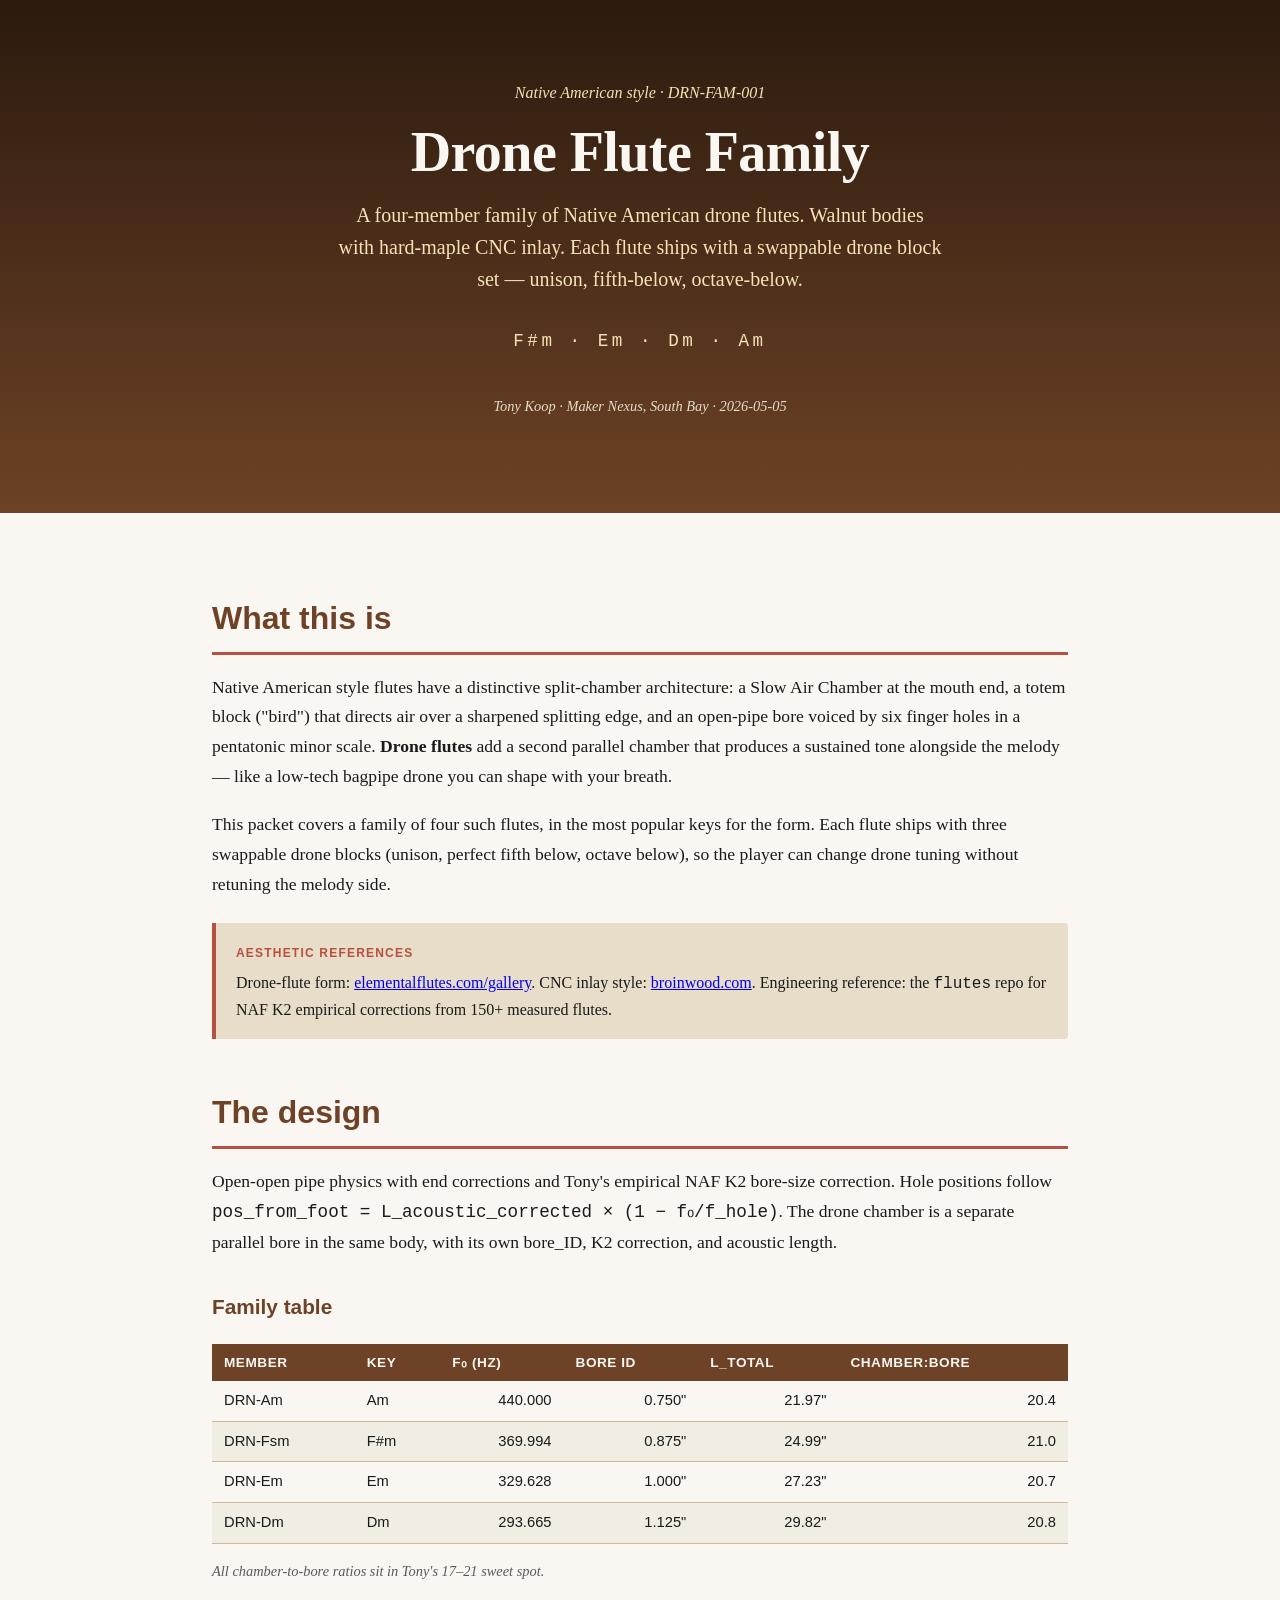
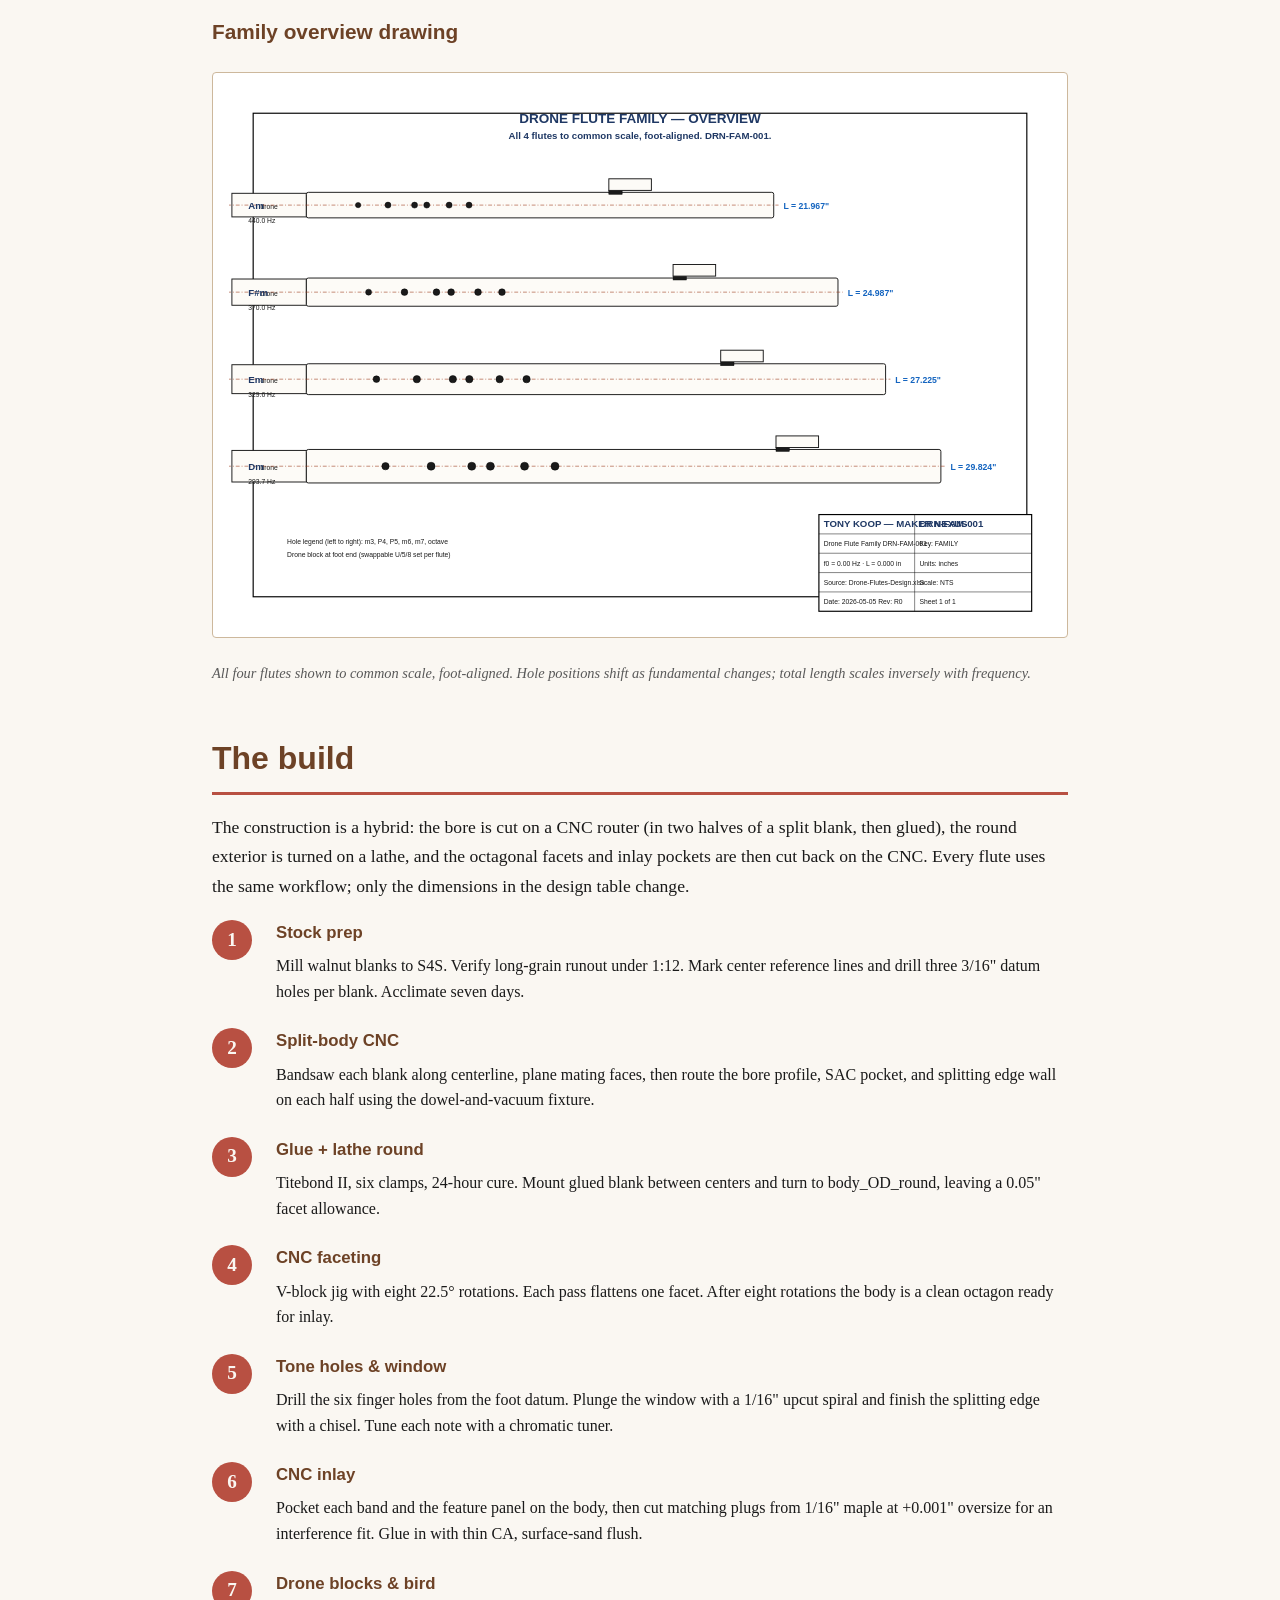
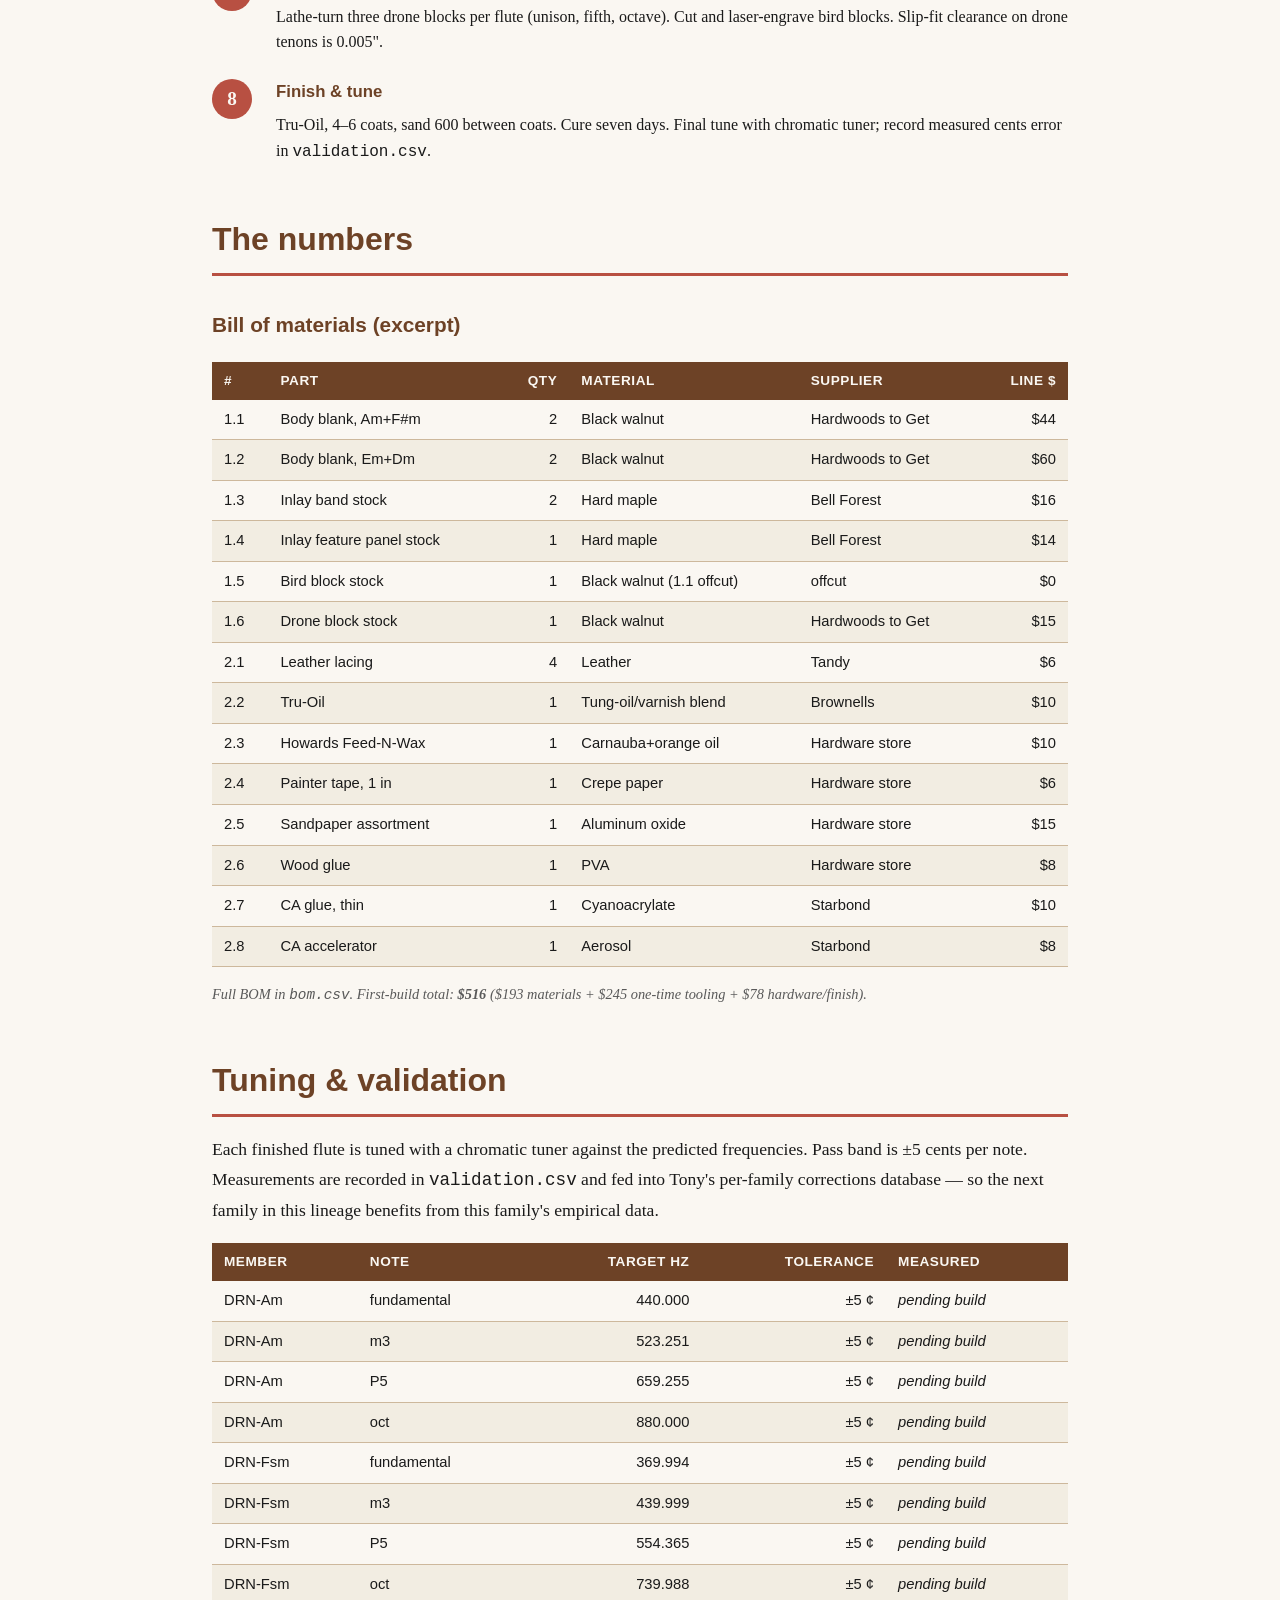
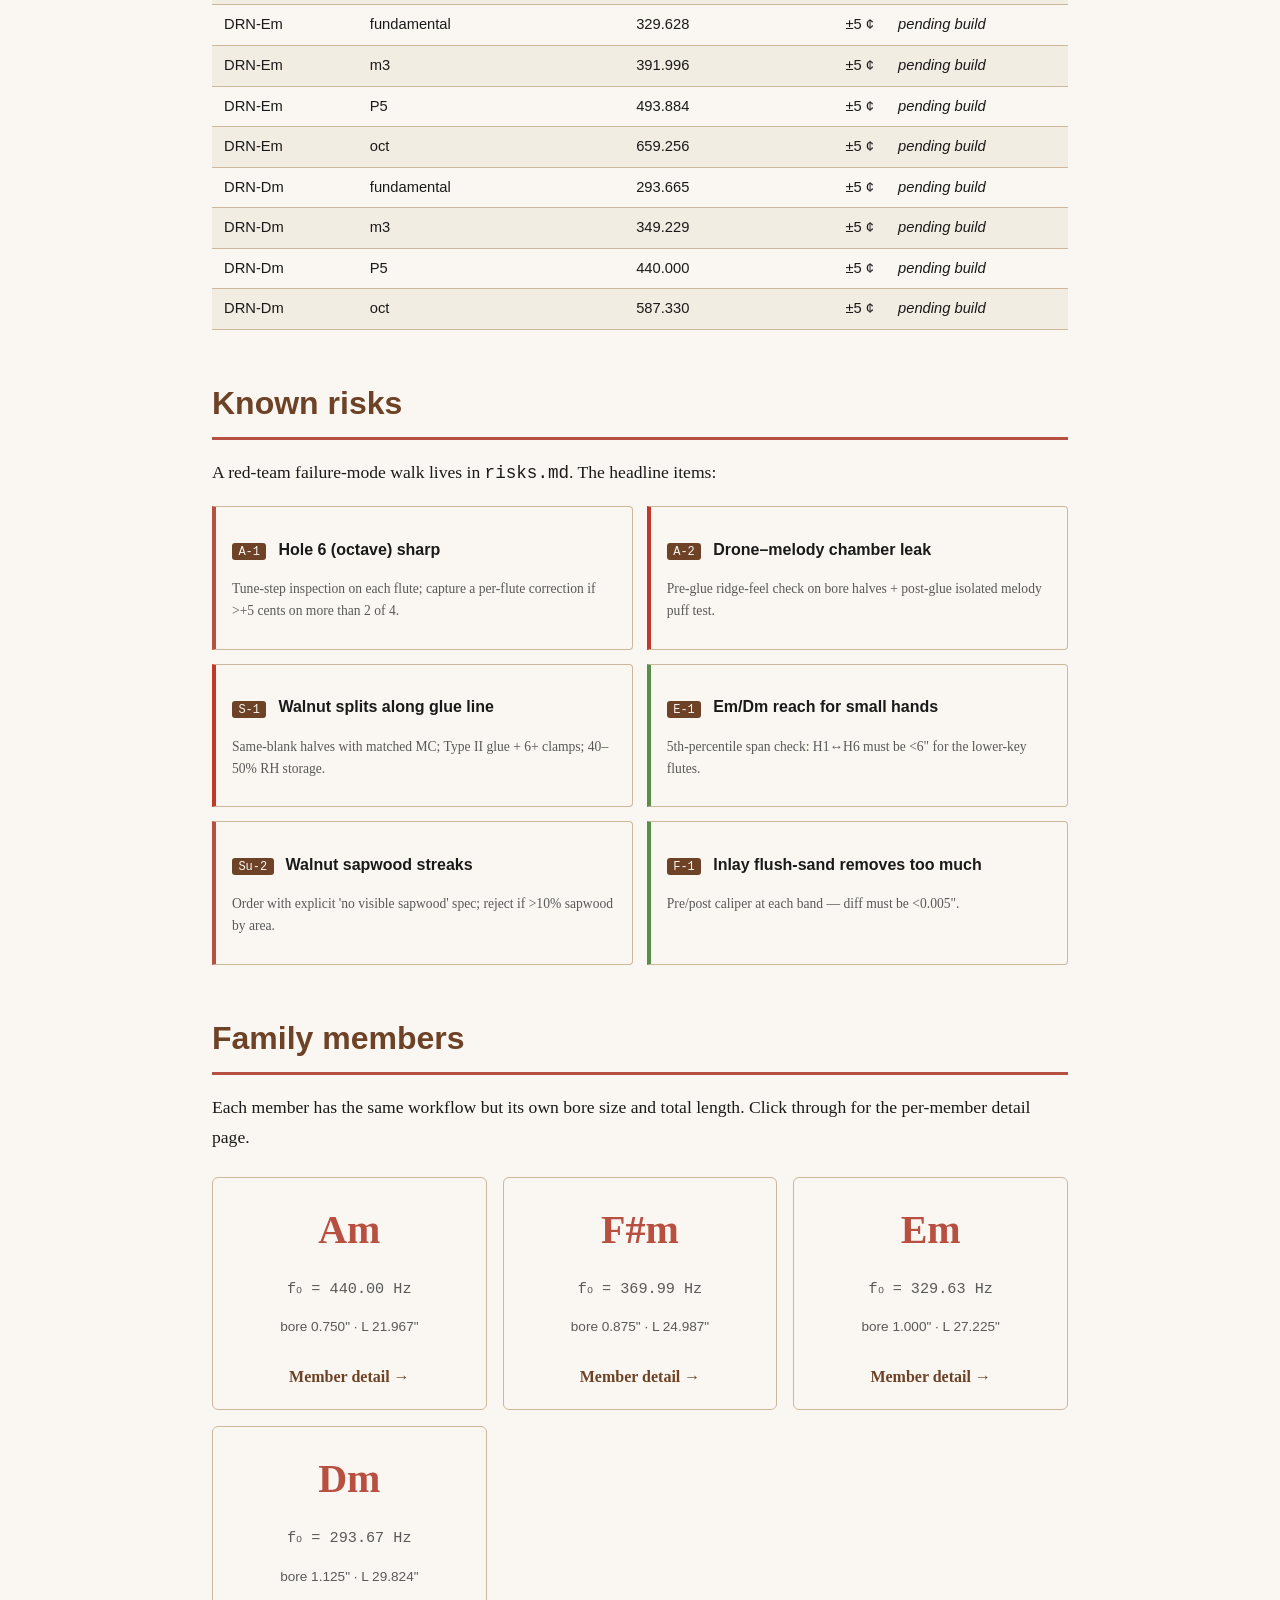
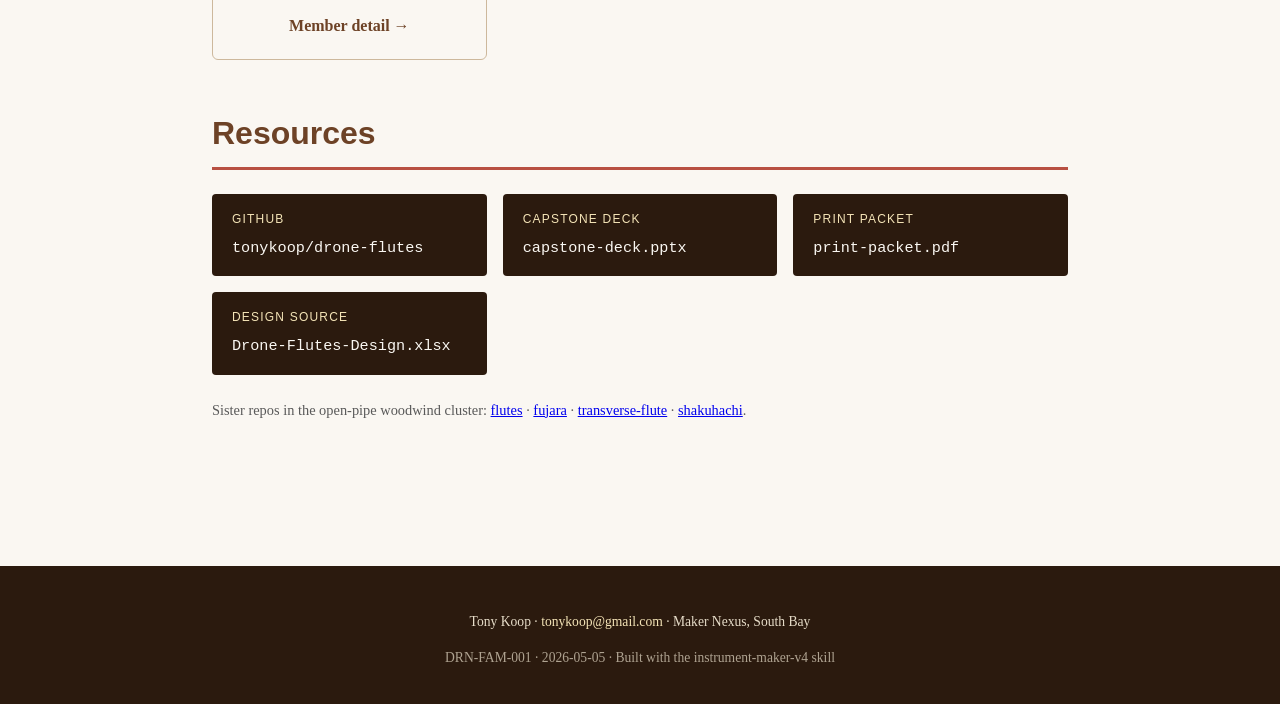
<file: site/index.html>
<!DOCTYPE html>
<html lang="en">
<head>
<meta charset="utf-8">
<meta name="viewport" content="width=device-width, initial-scale=1">
<title>Drone Flute Family — DRN-FAM-001 · Tony Koop</title>
<meta name="description" content="A four-member family of Native American drone flutes — Am, F#m, Em, Dm — built on a parametric design pipeline with hybrid CNC + lathe construction and Broinwood-style CNC inlay.">
<link rel="stylesheet" href="assets/style.css">
</head>
<body>

<header class="hero">
  <p class="accent">Native American style · DRN-FAM-001</p>
  <h1>Drone Flute Family</h1>
  <p class="lead">A four-member family of Native American drone flutes. Walnut bodies with hard-maple CNC inlay. Each flute ships with a swappable drone block set — unison, fifth-below, octave-below.</p>
  <p class="keys">F#m · Em · Dm · Am</p>
  <p class="meta">Tony Koop · Maker Nexus, South Bay · 2026-05-05</p>
</header>

<main>

<section id="what-this-is">
  <h2>What this is</h2>
  <p class="lead-text">Native American style flutes have a distinctive split-chamber architecture: a Slow Air Chamber at the mouth end, a totem block ("bird") that directs air over a sharpened splitting edge, and an open-pipe bore voiced by six finger holes in a pentatonic minor scale. <strong>Drone flutes</strong> add a second parallel chamber that produces a sustained tone alongside the melody — like a low-tech bagpipe drone you can shape with your breath.</p>
  <p class="lead-text">This packet covers a family of four such flutes, in the most popular keys for the form. Each flute ships with three swappable drone blocks (unison, perfect fifth below, octave below), so the player can change drone tuning without retuning the melody side.</p>
  <div class="callout">
    <span class="label">Aesthetic references</span>
    <p style="margin: 0.3rem 0 0;">Drone-flute form: <a href="https://elementalflutes.com/gallery">elementalflutes.com/gallery</a>. CNC inlay style: <a href="https://broinwood.com">broinwood.com</a>. Engineering reference: the <code>flutes</code> repo for NAF K2 empirical corrections from 150+ measured flutes.</p>
  </div>
</section>

<section id="the-design">
  <h2>The design</h2>
  <p class="lead-text">Open-open pipe physics with end corrections and Tony's empirical NAF K2 bore-size correction. Hole positions follow <code>pos_from_foot = L_acoustic_corrected × (1 − f₀/f_hole)</code>. The drone chamber is a separate parallel bore in the same body, with its own bore_ID, K2 correction, and acoustic length.</p>

  <h3>Family table</h3>
  <table>
    <thead><tr><th>Member</th><th>Key</th><th>f₀ (Hz)</th><th>Bore ID</th><th>L_total</th><th>Chamber:bore</th></tr></thead>
    <tbody>
      <tr><td>DRN-Am</td><td>Am</td><td class="num">440.000</td><td class="num">0.750"</td><td class="num">21.97"</td><td class="num">20.4</td></tr>
      <tr><td>DRN-Fsm</td><td>F#m</td><td class="num">369.994</td><td class="num">0.875"</td><td class="num">24.99"</td><td class="num">21.0</td></tr>
      <tr><td>DRN-Em</td><td>Em</td><td class="num">329.628</td><td class="num">1.000"</td><td class="num">27.23"</td><td class="num">20.7</td></tr>
      <tr><td>DRN-Dm</td><td>Dm</td><td class="num">293.665</td><td class="num">1.125"</td><td class="num">29.82"</td><td class="num">20.8</td></tr>
    </tbody>
  </table>
  <p style="color: var(--text-muted); font-size: 0.9rem; font-style: italic;">All chamber-to-bore ratios sit in Tony's 17–21 sweet spot.</p>

  <h3>Family overview drawing</h3>
  <div class="drawing-frame">
    <object type="image/svg+xml" data="assets/drawings/family-overview.svg">Family overview drawing</object>
  </div>
  <p style="color: var(--text-muted); font-size: 0.9rem; font-style: italic;">All four flutes shown to common scale, foot-aligned. Hole positions shift as fundamental changes; total length scales inversely with frequency.</p>
</section>

<section id="the-build">
  <h2>The build</h2>
  <p class="lead-text">The construction is a hybrid: the bore is cut on a CNC router (in two halves of a split blank, then glued), the round exterior is turned on a lathe, and the octagonal facets and inlay pockets are then cut back on the CNC. Every flute uses the same workflow; only the dimensions in the design table change.</p>

  <div class="build-steps">
    <div class="step">
      <h4>Stock prep</h4>
      <p>Mill walnut blanks to S4S. Verify long-grain runout under 1:12. Mark center reference lines and drill three 3/16" datum holes per blank. Acclimate seven days.</p>
    </div>
    <div class="step">
      <h4>Split-body CNC</h4>
      <p>Bandsaw each blank along centerline, plane mating faces, then route the bore profile, SAC pocket, and splitting edge wall on each half using the dowel-and-vacuum fixture.</p>
    </div>
    <div class="step">
      <h4>Glue + lathe round</h4>
      <p>Titebond II, six clamps, 24-hour cure. Mount glued blank between centers and turn to body_OD_round, leaving a 0.05" facet allowance.</p>
    </div>
    <div class="step">
      <h4>CNC faceting</h4>
      <p>V-block jig with eight 22.5° rotations. Each pass flattens one facet. After eight rotations the body is a clean octagon ready for inlay.</p>
    </div>
    <div class="step">
      <h4>Tone holes &amp; window</h4>
      <p>Drill the six finger holes from the foot datum. Plunge the window with a 1/16" upcut spiral and finish the splitting edge with a chisel. Tune each note with a chromatic tuner.</p>
    </div>
    <div class="step">
      <h4>CNC inlay</h4>
      <p>Pocket each band and the feature panel on the body, then cut matching plugs from 1/16" maple at +0.001" oversize for an interference fit. Glue in with thin CA, surface-sand flush.</p>
    </div>
    <div class="step">
      <h4>Drone blocks &amp; bird</h4>
      <p>Lathe-turn three drone blocks per flute (unison, fifth, octave). Cut and laser-engrave bird blocks. Slip-fit clearance on drone tenons is 0.005".</p>
    </div>
    <div class="step">
      <h4>Finish &amp; tune</h4>
      <p>Tru-Oil, 4–6 coats, sand 600 between coats. Cure seven days. Final tune with chromatic tuner; record measured cents error in <code>validation.csv</code>.</p>
    </div>
  </div>
</section>

<section id="the-numbers">
  <h2>The numbers</h2>
  <h3>Bill of materials (excerpt)</h3>
  <table>
    <thead><tr><th>#</th><th>Part</th><th class="num">Qty</th><th>Material</th><th>Supplier</th><th class="num">Line $</th></tr></thead>
    <tbody>
      <tr>
        <td>1.1</td>
        <td>Body blank, Am+F#m</td>
        <td class="num">2</td>
        <td>Black walnut</td>
        <td>Hardwoods to Get</td>
        <td class="num">$44</td>
      </tr>
      <tr>
        <td>1.2</td>
        <td>Body blank, Em+Dm</td>
        <td class="num">2</td>
        <td>Black walnut</td>
        <td>Hardwoods to Get</td>
        <td class="num">$60</td>
      </tr>
      <tr>
        <td>1.3</td>
        <td>Inlay band stock</td>
        <td class="num">2</td>
        <td>Hard maple</td>
        <td>Bell Forest</td>
        <td class="num">$16</td>
      </tr>
      <tr>
        <td>1.4</td>
        <td>Inlay feature panel stock</td>
        <td class="num">1</td>
        <td>Hard maple</td>
        <td>Bell Forest</td>
        <td class="num">$14</td>
      </tr>
      <tr>
        <td>1.5</td>
        <td>Bird block stock</td>
        <td class="num">1</td>
        <td>Black walnut (1.1 offcut)</td>
        <td>offcut</td>
        <td class="num">$0</td>
      </tr>
      <tr>
        <td>1.6</td>
        <td>Drone block stock</td>
        <td class="num">1</td>
        <td>Black walnut</td>
        <td>Hardwoods to Get</td>
        <td class="num">$15</td>
      </tr>
      <tr>
        <td>2.1</td>
        <td>Leather lacing</td>
        <td class="num">4</td>
        <td>Leather</td>
        <td>Tandy</td>
        <td class="num">$6</td>
      </tr>
      <tr>
        <td>2.2</td>
        <td>Tru-Oil</td>
        <td class="num">1</td>
        <td>Tung-oil/varnish blend</td>
        <td>Brownells</td>
        <td class="num">$10</td>
      </tr>
      <tr>
        <td>2.3</td>
        <td>Howards Feed-N-Wax</td>
        <td class="num">1</td>
        <td>Carnauba+orange oil</td>
        <td>Hardware store</td>
        <td class="num">$10</td>
      </tr>
      <tr>
        <td>2.4</td>
        <td>Painter tape, 1 in</td>
        <td class="num">1</td>
        <td>Crepe paper</td>
        <td>Hardware store</td>
        <td class="num">$6</td>
      </tr>
      <tr>
        <td>2.5</td>
        <td>Sandpaper assortment</td>
        <td class="num">1</td>
        <td>Aluminum oxide</td>
        <td>Hardware store</td>
        <td class="num">$15</td>
      </tr>
      <tr>
        <td>2.6</td>
        <td>Wood glue</td>
        <td class="num">1</td>
        <td>PVA</td>
        <td>Hardware store</td>
        <td class="num">$8</td>
      </tr>
      <tr>
        <td>2.7</td>
        <td>CA glue, thin</td>
        <td class="num">1</td>
        <td>Cyanoacrylate</td>
        <td>Starbond</td>
        <td class="num">$10</td>
      </tr>
      <tr>
        <td>2.8</td>
        <td>CA accelerator</td>
        <td class="num">1</td>
        <td>Aerosol</td>
        <td>Starbond</td>
        <td class="num">$8</td>
      </tr>
    </tbody>
  </table>
  <p style="color: var(--text-muted); font-size: 0.9rem; font-style: italic;">Full BOM in <code>bom.csv</code>. First-build total: <strong>$516</strong> ($193 materials + $245 one-time tooling + $78 hardware/finish).</p>
</section>

<section id="tuning-validation">
  <h2>Tuning &amp; validation</h2>
  <p class="lead-text">Each finished flute is tuned with a chromatic tuner against the predicted frequencies. Pass band is ±5 cents per note. Measurements are recorded in <code>validation.csv</code> and fed into Tony's per-family corrections database — so the next family in this lineage benefits from this family's empirical data.</p>
  <table>
    <thead><tr><th>Member</th><th>Note</th><th class="num">Target Hz</th><th class="num">Tolerance</th><th>Measured</th></tr></thead>
    <tbody>
      <tr>
        <td>DRN-Am</td>
        <td>fundamental</td>
        <td class="num">440.000</td>
        <td class="num">±5 ¢</td>
        <td><em>pending build</em></td>
      </tr>
      <tr>
        <td>DRN-Am</td>
        <td>m3</td>
        <td class="num">523.251</td>
        <td class="num">±5 ¢</td>
        <td><em>pending build</em></td>
      </tr>
      <tr>
        <td>DRN-Am</td>
        <td>P5</td>
        <td class="num">659.255</td>
        <td class="num">±5 ¢</td>
        <td><em>pending build</em></td>
      </tr>
      <tr>
        <td>DRN-Am</td>
        <td>oct</td>
        <td class="num">880.000</td>
        <td class="num">±5 ¢</td>
        <td><em>pending build</em></td>
      </tr>
      <tr>
        <td>DRN-Fsm</td>
        <td>fundamental</td>
        <td class="num">369.994</td>
        <td class="num">±5 ¢</td>
        <td><em>pending build</em></td>
      </tr>
      <tr>
        <td>DRN-Fsm</td>
        <td>m3</td>
        <td class="num">439.999</td>
        <td class="num">±5 ¢</td>
        <td><em>pending build</em></td>
      </tr>
      <tr>
        <td>DRN-Fsm</td>
        <td>P5</td>
        <td class="num">554.365</td>
        <td class="num">±5 ¢</td>
        <td><em>pending build</em></td>
      </tr>
      <tr>
        <td>DRN-Fsm</td>
        <td>oct</td>
        <td class="num">739.988</td>
        <td class="num">±5 ¢</td>
        <td><em>pending build</em></td>
      </tr>
      <tr>
        <td>DRN-Em</td>
        <td>fundamental</td>
        <td class="num">329.628</td>
        <td class="num">±5 ¢</td>
        <td><em>pending build</em></td>
      </tr>
      <tr>
        <td>DRN-Em</td>
        <td>m3</td>
        <td class="num">391.996</td>
        <td class="num">±5 ¢</td>
        <td><em>pending build</em></td>
      </tr>
      <tr>
        <td>DRN-Em</td>
        <td>P5</td>
        <td class="num">493.884</td>
        <td class="num">±5 ¢</td>
        <td><em>pending build</em></td>
      </tr>
      <tr>
        <td>DRN-Em</td>
        <td>oct</td>
        <td class="num">659.256</td>
        <td class="num">±5 ¢</td>
        <td><em>pending build</em></td>
      </tr>
      <tr>
        <td>DRN-Dm</td>
        <td>fundamental</td>
        <td class="num">293.665</td>
        <td class="num">±5 ¢</td>
        <td><em>pending build</em></td>
      </tr>
      <tr>
        <td>DRN-Dm</td>
        <td>m3</td>
        <td class="num">349.229</td>
        <td class="num">±5 ¢</td>
        <td><em>pending build</em></td>
      </tr>
      <tr>
        <td>DRN-Dm</td>
        <td>P5</td>
        <td class="num">440.000</td>
        <td class="num">±5 ¢</td>
        <td><em>pending build</em></td>
      </tr>
      <tr>
        <td>DRN-Dm</td>
        <td>oct</td>
        <td class="num">587.330</td>
        <td class="num">±5 ¢</td>
        <td><em>pending build</em></td>
      </tr>
    </tbody>
  </table>
</section>

<section id="risks">
  <h2>Known risks</h2>
  <p class="lead-text">A red-team failure-mode walk lives in <code>risks.md</code>. The headline items:</p>
  <div class="risk-grid">
    <div class="risk-card med">
      <p><span class="id">A-1</span> <span class="title">Hole 6 (octave) sharp</span></p>
      <p class="test">Tune-step inspection on each flute; capture a per-flute correction if &gt;+5 cents on more than 2 of 4.</p>
    </div>
    <div class="risk-card high">
      <p><span class="id">A-2</span> <span class="title">Drone–melody chamber leak</span></p>
      <p class="test">Pre-glue ridge-feel check on bore halves + post-glue isolated melody puff test.</p>
    </div>
    <div class="risk-card high">
      <p><span class="id">S-1</span> <span class="title">Walnut splits along glue line</span></p>
      <p class="test">Same-blank halves with matched MC; Type II glue + 6+ clamps; 40–50% RH storage.</p>
    </div>
    <div class="risk-card low">
      <p><span class="id">E-1</span> <span class="title">Em/Dm reach for small hands</span></p>
      <p class="test">5th-percentile span check: H1↔H6 must be &lt;6" for the lower-key flutes.</p>
    </div>
    <div class="risk-card med">
      <p><span class="id">Su-2</span> <span class="title">Walnut sapwood streaks</span></p>
      <p class="test">Order with explicit 'no visible sapwood' spec; reject if &gt;10% sapwood by area.</p>
    </div>
    <div class="risk-card low">
      <p><span class="id">F-1</span> <span class="title">Inlay flush-sand removes too much</span></p>
      <p class="test">Pre/post caliper at each band — diff must be &lt;0.005".</p>
    </div>
  </div>
</section>

<section id="family">
  <h2>Family members</h2>
  <p class="lead-text">Each member has the same workflow but its own bore size and total length. Click through for the per-member detail page.</p>
  <div class="family-grid">
    <div class="family-card">
      <p class="key">Am</p>
      <p class="freq">f₀ = 440.00 Hz</p>
      <p class="dim">bore 0.750" · L 21.967"</p>
      <a href="family/Am.html">Member detail →</a>
    </div>
    <div class="family-card">
      <p class="key">F#m</p>
      <p class="freq">f₀ = 369.99 Hz</p>
      <p class="dim">bore 0.875" · L 24.987"</p>
      <a href="family/Fsm.html">Member detail →</a>
    </div>
    <div class="family-card">
      <p class="key">Em</p>
      <p class="freq">f₀ = 329.63 Hz</p>
      <p class="dim">bore 1.000" · L 27.225"</p>
      <a href="family/Em.html">Member detail →</a>
    </div>
    <div class="family-card">
      <p class="key">Dm</p>
      <p class="freq">f₀ = 293.67 Hz</p>
      <p class="dim">bore 1.125" · L 29.824"</p>
      <a href="family/Dm.html">Member detail →</a>
    </div>
  </div>
</section>

<section id="resources">
  <h2>Resources</h2>
  <div class="resources">
    <a class="resource" href="https://github.com/tonykoop/drone-flutes">
      <span class="label">GitHub</span>
      <span class="value">tonykoop/drone-flutes</span>
    </a>
    <a class="resource" href="../capstone-deck.pptx" download>
      <span class="label">Capstone deck</span>
      <span class="value">capstone-deck.pptx</span>
    </a>
    <a class="resource" href="../print-packet.pdf" download>
      <span class="label">Print packet</span>
      <span class="value">print-packet.pdf</span>
    </a>
    <a class="resource" href="../Drone-Flutes-Design.xlsx" download>
      <span class="label">Design source</span>
      <span class="value">Drone-Flutes-Design.xlsx</span>
    </a>
  </div>
  <p style="color: var(--text-muted); font-size: 0.9rem; margin-top: 1.5rem;">Sister repos in the open-pipe woodwind cluster: <a href="https://github.com/tonykoop/flutes">flutes</a> · <a href="https://github.com/tonykoop/fujara">fujara</a> · <a href="https://github.com/tonykoop/transverse-flute">transverse-flute</a> · <a href="https://github.com/tonykoop/shakuhachi">shakuhachi</a>.</p>
</section>

</main>

<footer>
  <p>Tony Koop · <a href="mailto:tonykoop@gmail.com">tonykoop@gmail.com</a> · Maker Nexus, South Bay</p>
  <p style="opacity: 0.7;">DRN-FAM-001 · 2026-05-05 · Built with the instrument-maker-v4 skill</p>
</footer>

</body>
</html>
</file>
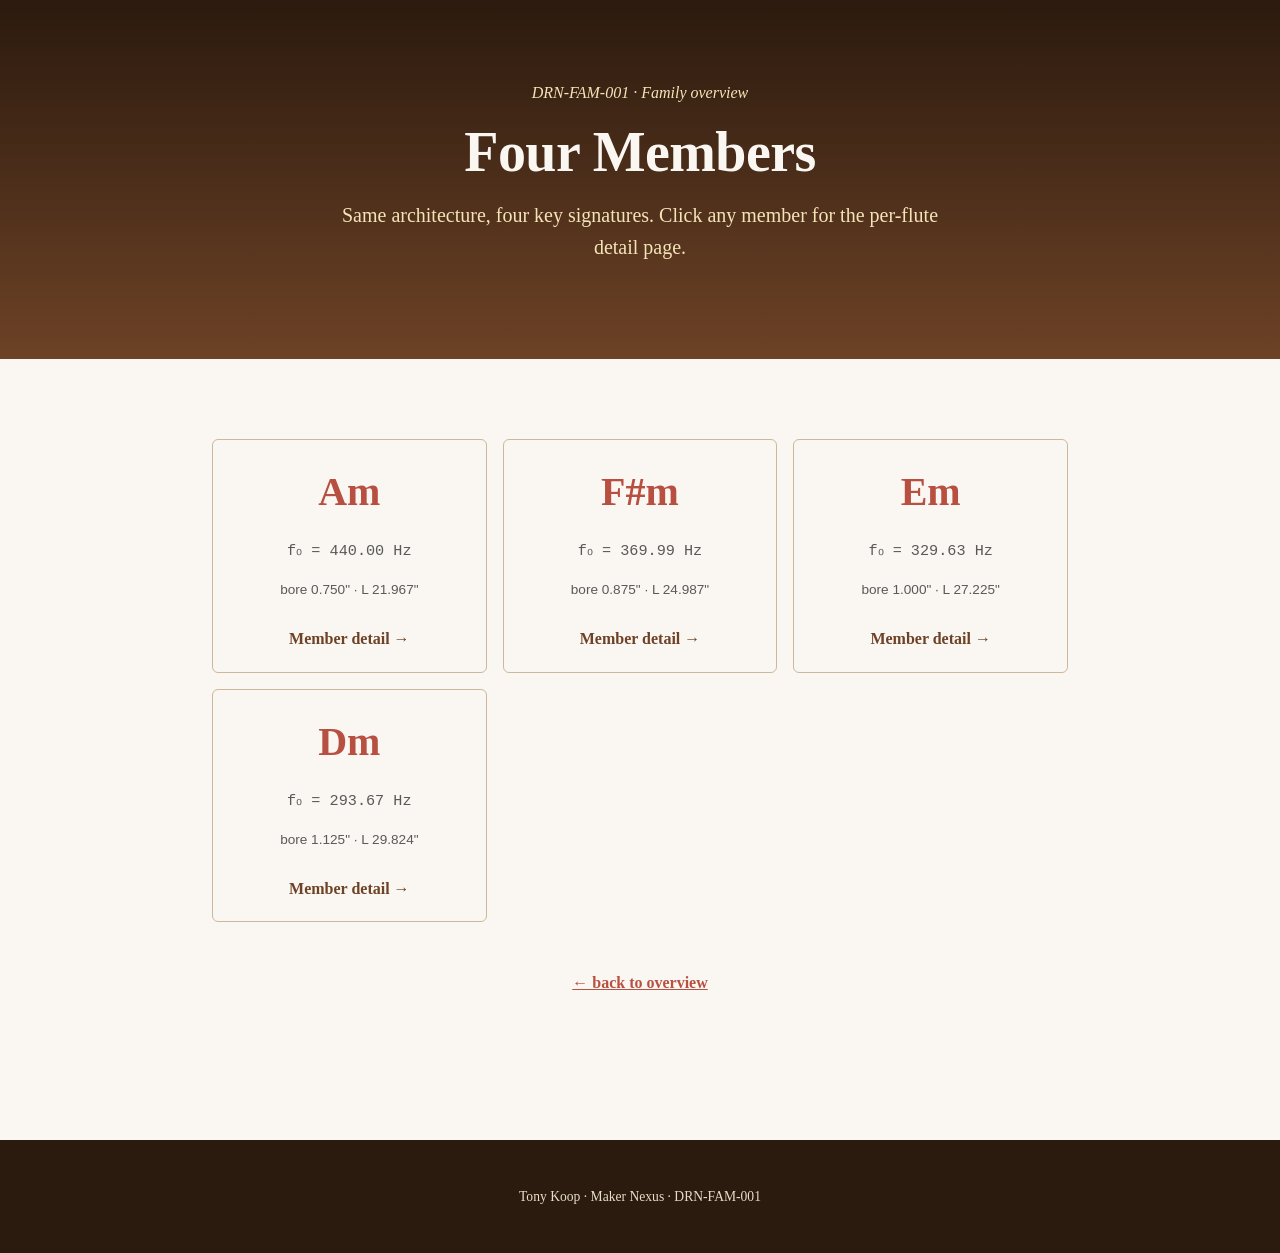
<file: site/family/index.html>
<!DOCTYPE html>
<html lang="en">
<head>
<meta charset="utf-8">
<meta name="viewport" content="width=device-width, initial-scale=1">
<title>Family Members — Drone Flute Family</title>
<link rel="stylesheet" href="../assets/style.css">
</head>
<body>
<header class="hero">
  <p class="accent">DRN-FAM-001 · Family overview</p>
  <h1>Four Members</h1>
  <p class="lead">Same architecture, four key signatures. Click any member for the per-flute detail page.</p>
</header>
<main>
<section>
  <div class="family-grid">
    <div class="family-card">
      <p class="key">Am</p>
      <p class="freq">f₀ = 440.00 Hz</p>
      <p class="dim">bore 0.750" · L 21.967"</p>
      <a href="family/Am.html">Member detail →</a>
    </div>
    <div class="family-card">
      <p class="key">F#m</p>
      <p class="freq">f₀ = 369.99 Hz</p>
      <p class="dim">bore 0.875" · L 24.987"</p>
      <a href="family/Fsm.html">Member detail →</a>
    </div>
    <div class="family-card">
      <p class="key">Em</p>
      <p class="freq">f₀ = 329.63 Hz</p>
      <p class="dim">bore 1.000" · L 27.225"</p>
      <a href="family/Em.html">Member detail →</a>
    </div>
    <div class="family-card">
      <p class="key">Dm</p>
      <p class="freq">f₀ = 293.67 Hz</p>
      <p class="dim">bore 1.125" · L 29.824"</p>
      <a href="family/Dm.html">Member detail →</a>
    </div>
  </div>
</section>
<section>
  <p style="text-align: center; margin-top: 2rem;"><a href="../index.html" style="color: var(--accent); font-weight: 600;">← back to overview</a></p>
</section>
</main>
<footer>
  <p>Tony Koop · Maker Nexus · DRN-FAM-001</p>
</footer>
</body>
</html>
</file>
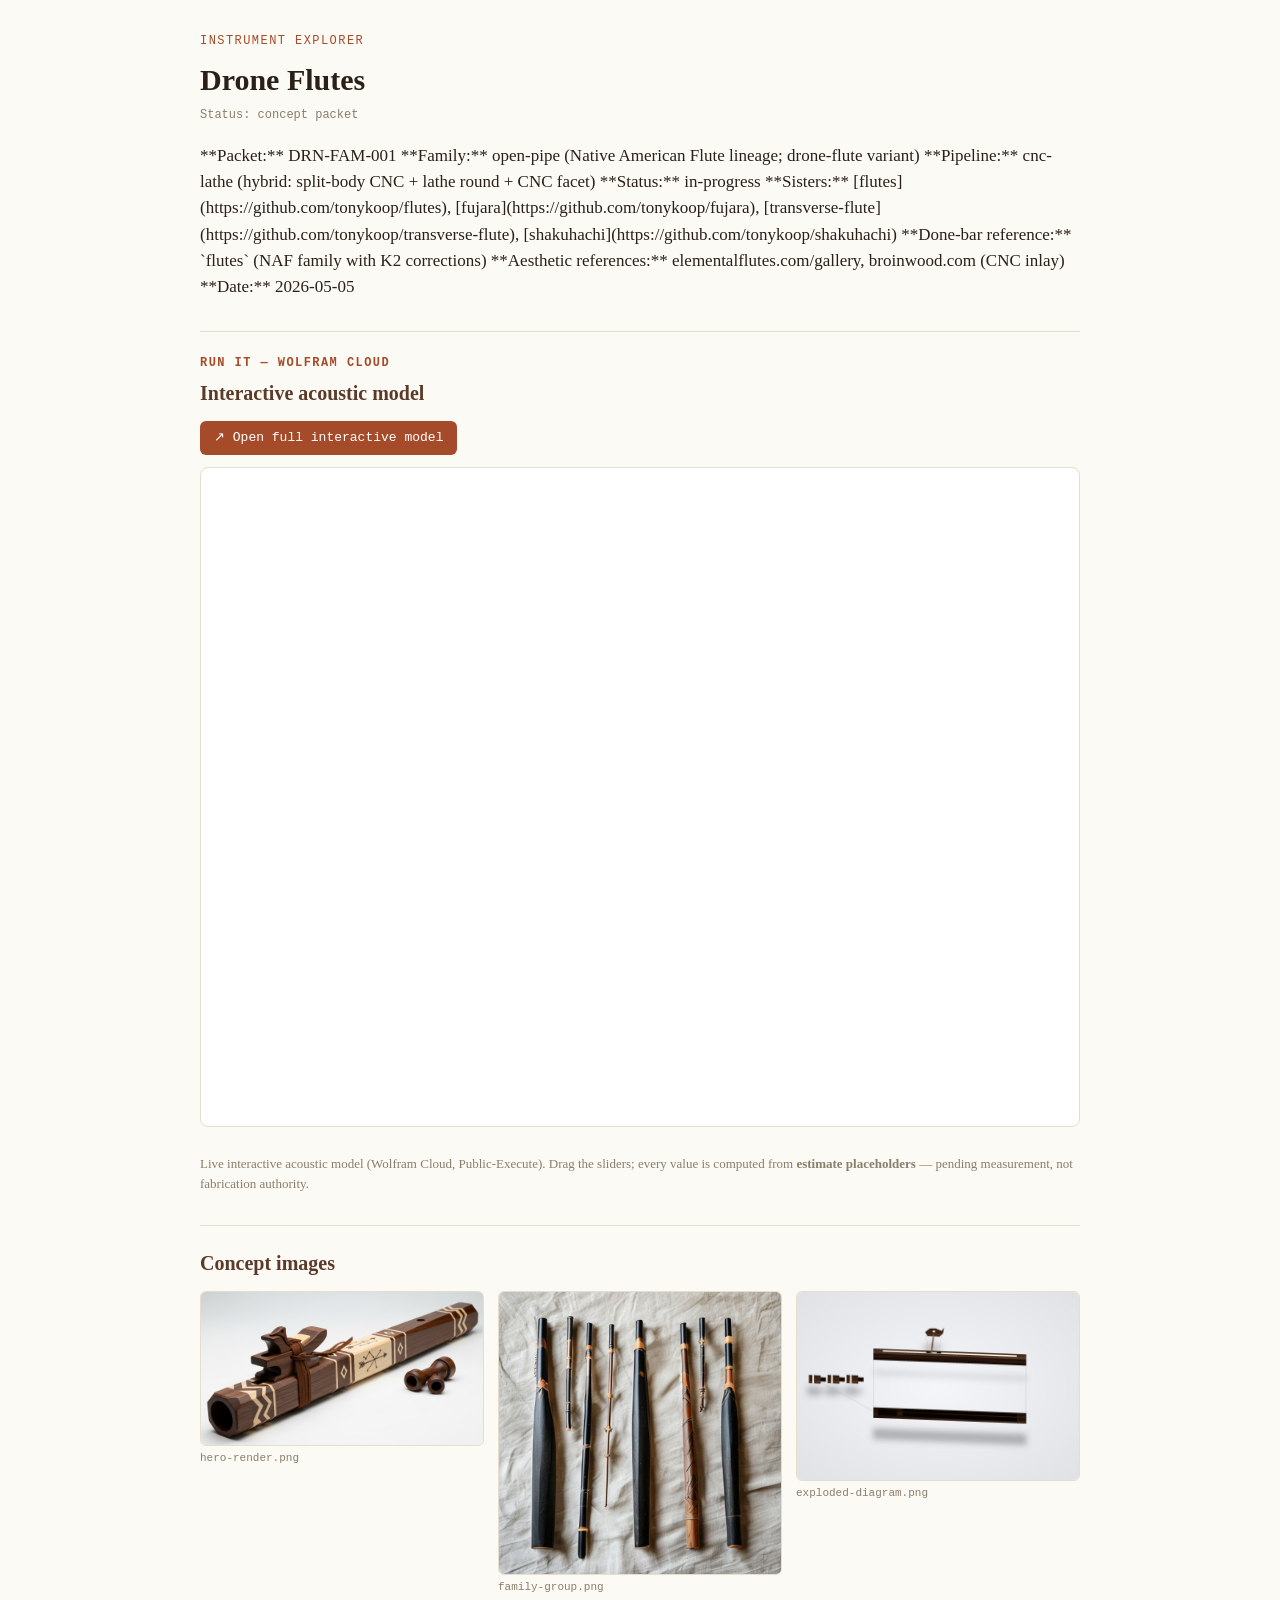
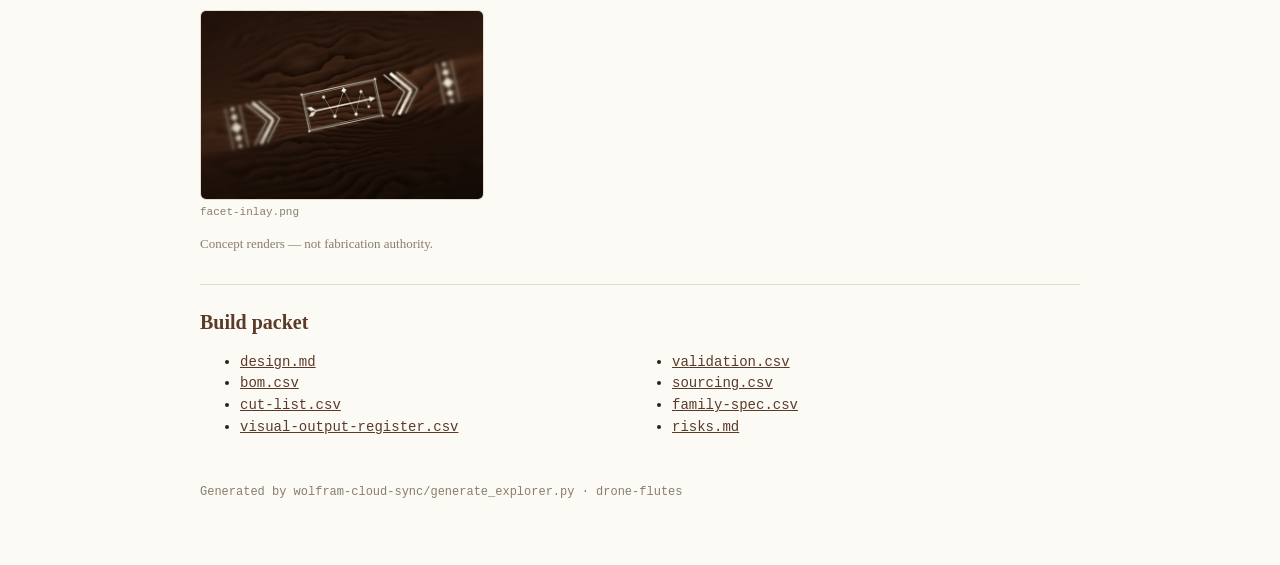
<file: explorer.html>
<!doctype html>
<html lang="en"><head><meta charset="utf-8">
<meta name="viewport" content="width=device-width, initial-scale=1">
<title>Drone Flutes — Explorer</title>
<style>
:root{--ink:#2a2018;--walnut:#5b3a29;--accent:#a64b2a;--rule:#e7ddcc;--paper:#fcfaf5;--muted:#8a7d6b;--mono:ui-monospace,Menlo,monospace;--serif:Georgia,'Times New Roman',serif}
*{box-sizing:border-box}body{margin:0;font-family:var(--serif);color:var(--ink);background:var(--paper);line-height:1.55}
.wrap{max-width:920px;margin:0 auto;padding:32px 20px 64px}
header h1{font-size:30px;margin:.2em 0 .1em}.eyebrow{font-family:var(--mono);font-size:12px;letter-spacing:.12em;text-transform:uppercase;color:var(--accent);display:block;margin-bottom:6px}
.status{font-family:var(--mono);font-size:12px;color:var(--muted);margin:0 0 18px}
section{margin:30px 0;padding-top:18px;border-top:1px solid var(--rule)}
section h2{font-size:20px;color:var(--walnut);margin:.2em 0 .6em}
p.intro{font-size:17px}
.wf-frame{width:100%;height:660px;border:1px solid var(--rule);border-radius:8px;background:#fff;margin:6px 0}
.wf-actions{margin:6px 0}
.btn{display:inline-block;padding:7px 14px;border-radius:6px;text-decoration:none;font-family:var(--mono);font-size:13px;background:#efe7d8;color:var(--walnut)}
.btn.primary{background:var(--accent);color:#fff}
ul.files{font-family:var(--mono);font-size:14px;columns:2;gap:24px}
ul.files a{color:var(--walnut)}
.img-grid{display:grid;grid-template-columns:repeat(auto-fill,minmax(220px,1fr));gap:14px;margin:8px 0}
.img-cell{margin:0}.img-cell img{width:100%;border:1px solid var(--rule);border-radius:6px;display:block;background:#fff}
.img-cell figcaption{font-family:var(--mono);font-size:11px;color:var(--muted);margin-top:4px}
.muted{color:var(--muted);font-size:13px}
footer{margin-top:44px;color:var(--muted);font-size:12px;font-family:var(--mono)}
</style></head>
<body><div class="wrap">
<header><span class="eyebrow">Instrument Explorer</span><h1>Drone Flutes</h1>
<p class="status">Status: concept packet</p></header>
<p class="intro">**Packet:** DRN-FAM-001 **Family:** open-pipe (Native American Flute lineage; drone-flute variant) **Pipeline:** cnc-lathe (hybrid: split-body CNC + lathe round + CNC facet) **Status:** in-progress **Sisters:** [flutes](https://github.com/tonykoop/flutes), [fujara](https://github.com/tonykoop/fujara), [transverse-flute](https://github.com/tonykoop/transverse-flute), [shakuhachi](https://github.com/tonykoop/shakuhachi) **Done-bar reference:** `flutes` (NAF family with K2 corrections) **Aesthetic references:** elementalflutes.com/gallery, broinwood.com (CNC inlay) **Date:** 2026-05-05</p>
<section id="wolfram"><h2><span class="eyebrow">Run it — Wolfram Cloud</span>Interactive acoustic model</h2>
<div class="wf-actions"><a class="btn primary" href="https://www.wolframcloud.com/obj/wrfcoin/Musical_Instruments/woodwind/drone-flutes/drone-flutes-starter.wl" target="_blank" rel="noopener">&#8599; Open full interactive model</a></div><iframe class="wf-frame" src="https://www.wolframcloud.com/obj/wrfcoin/Musical_Instruments/woodwind/drone-flutes/drone-flutes-starter.wl" title="Interactive Wolfram model" loading="lazy"></iframe><p class="muted">Live interactive acoustic model (Wolfram Cloud, Public-Execute). Drag the sliders; every value is computed from <strong>estimate placeholders</strong> — pending measurement, not fabrication authority.</p>
</section>
<section id="images"><h2>Concept images</h2>
<div class="img-grid"><figure class="img-cell"><img src="images/hero-render.png" alt="drone-flutes — hero-render.png" loading="lazy"><figcaption>hero-render.png</figcaption></figure><figure class="img-cell"><img src="images/family-group.png" alt="drone-flutes — family-group.png" loading="lazy"><figcaption>family-group.png</figcaption></figure><figure class="img-cell"><img src="images/exploded-diagram.png" alt="drone-flutes — exploded-diagram.png" loading="lazy"><figcaption>exploded-diagram.png</figcaption></figure><figure class="img-cell"><img src="images/macro/facet-inlay.png" alt="drone-flutes — facet-inlay.png" loading="lazy"><figcaption>facet-inlay.png</figcaption></figure></div><p class="muted">Concept renders — not fabrication authority.</p>
</section>
<section id="files"><h2>Build packet</h2>
<ul class="files"><li><a href="design.md" target="_blank">design.md</a></li><li><a href="bom.csv" target="_blank">bom.csv</a></li><li><a href="cut-list.csv" target="_blank">cut-list.csv</a></li><li><a href="visual-output-register.csv" target="_blank">visual-output-register.csv</a></li><li><a href="validation.csv" target="_blank">validation.csv</a></li><li><a href="sourcing.csv" target="_blank">sourcing.csv</a></li><li><a href="family-spec.csv" target="_blank">family-spec.csv</a></li><li><a href="risks.md" target="_blank">risks.md</a></li></ul></section>
<footer>Generated by wolfram-cloud-sync/generate_explorer.py · drone-flutes</footer>
</div></body></html>
</file>
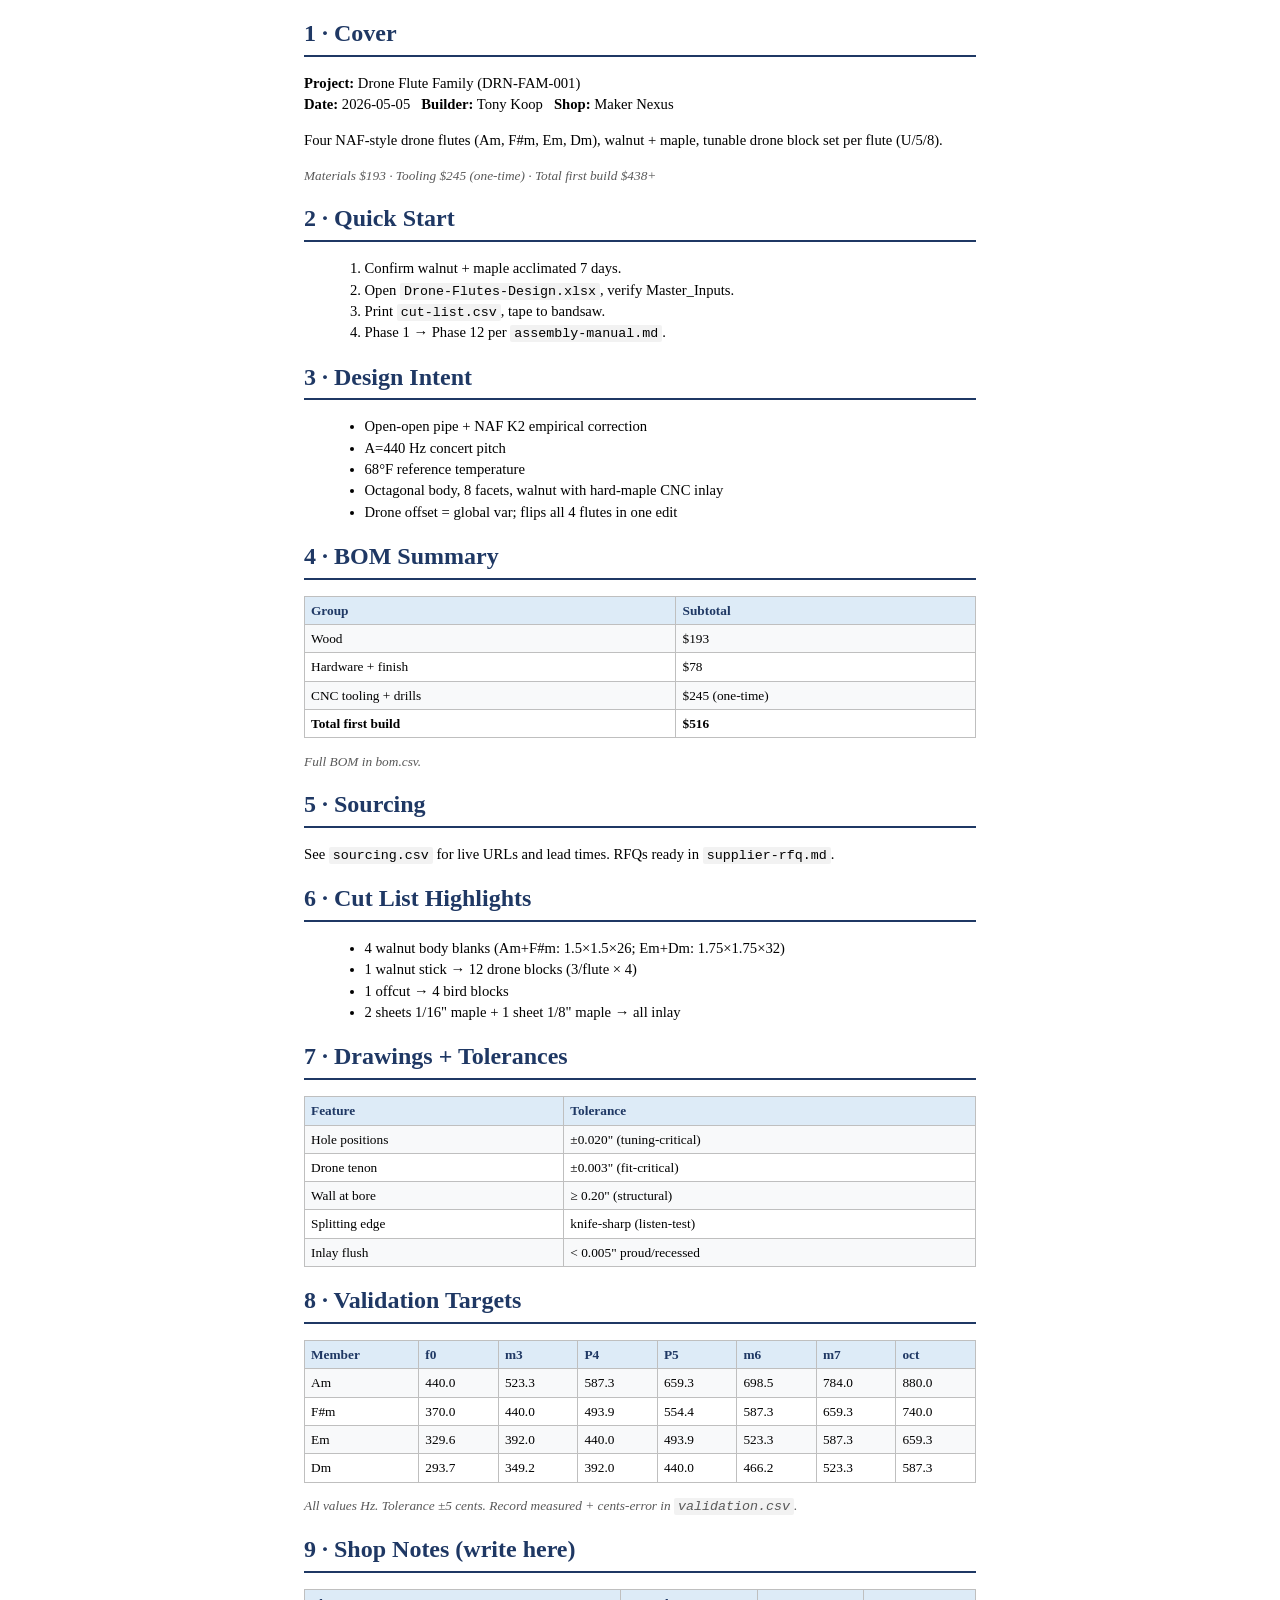
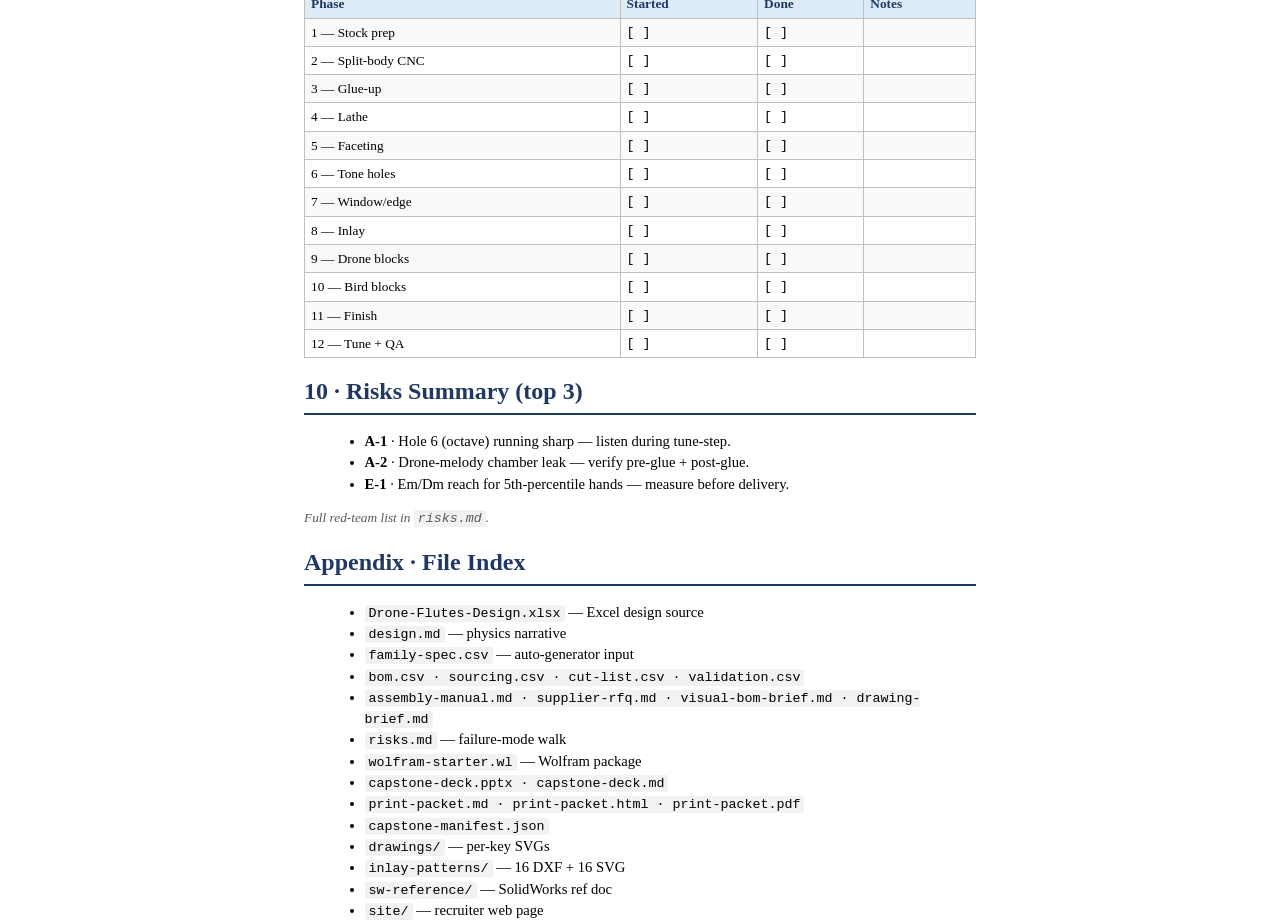
<file: print-packet.html>
<!DOCTYPE html>
<html lang="en">
<head>
<meta charset="utf-8">
<title>Drone Flute Family — Printable Shop Packet</title>
<style>
@page { size: letter; margin: 0.75in; }
body { font-family: Charter, Georgia, serif; font-size: 11pt; color: #000; line-height: 1.45; max-width: 7in; margin: 0 auto; }
h1 { font-size: 18pt; color: #1F3864; border-bottom: 2px solid #1F3864; padding-bottom: 4px; page-break-before: always; }
h1:first-child { page-break-before: avoid; }
h2 { font-size: 14pt; color: #1F3864; margin-top: 1em; }
h3 { font-size: 12pt; color: #305496; }
table { border-collapse: collapse; width: 100%; margin: 0.6em 0; font-size: 10pt; }
th { background: #DDEBF7; color: #1F3864; text-align: left; padding: 4px 6px; border: 1px solid #BFBFBF; }
td { padding: 4px 6px; border: 1px solid #BFBFBF; vertical-align: top; }
tr:nth-child(even) td { background: #F8F9FA; }
code { font-family: Consolas, monospace; background: #F2F2F2; padding: 1px 4px; border-radius: 2px; font-size: 10pt; }
pre { background: #F2F2F2; padding: 8px; border-left: 3px solid #1F3864; font-family: Consolas, monospace; font-size: 9pt; overflow-x: auto; }
ul, ol { margin: 0.4em 0 0.4em 1.4em; }
.muted { color: #595959; font-style: italic; font-size: 10pt; }
.checkbox { font-family: monospace; }
hr { border: none; border-top: 1px solid #BFBFBF; margin: 1em 0; }
</style>
</head>
<body>
<h1>1 · Cover</h1>
<p><strong>Project:</strong> Drone Flute Family (DRN-FAM-001)<br>
<strong>Date:</strong> 2026-05-05 &nbsp; <strong>Builder:</strong> Tony Koop &nbsp; <strong>Shop:</strong> Maker Nexus</p>
<p>Four NAF-style drone flutes (Am, F#m, Em, Dm), walnut + maple, tunable drone block set per flute (U/5/8).</p>
<p class="muted">Materials $193 · Tooling $245 (one-time) · Total first build $438+</p>

<h1>2 · Quick Start</h1>
<ol>
<li>Confirm walnut + maple acclimated 7 days.</li>
<li>Open <code>Drone-Flutes-Design.xlsx</code>, verify Master_Inputs.</li>
<li>Print <code>cut-list.csv</code>, tape to bandsaw.</li>
<li>Phase 1 → Phase 12 per <code>assembly-manual.md</code>.</li>
</ol>

<h1>3 · Design Intent</h1>
<ul>
<li>Open-open pipe + NAF K2 empirical correction</li>
<li>A=440 Hz concert pitch</li>
<li>68°F reference temperature</li>
<li>Octagonal body, 8 facets, walnut with hard-maple CNC inlay</li>
<li>Drone offset = global var; flips all 4 flutes in one edit</li>
</ul>

<h1>4 · BOM Summary</h1>
<table>
<tr><th>Group</th><th>Subtotal</th></tr>
<tr><td>Wood</td><td>$193</td></tr>
<tr><td>Hardware + finish</td><td>$78</td></tr>
<tr><td>CNC tooling + drills</td><td>$245 (one-time)</td></tr>
<tr><td><strong>Total first build</strong></td><td><strong>$516</strong></td></tr>
</table>
<p class="muted">Full BOM in bom.csv.</p>

<h1>5 · Sourcing</h1>
<p>See <code>sourcing.csv</code> for live URLs and lead times. RFQs ready in <code>supplier-rfq.md</code>.</p>

<h1>6 · Cut List Highlights</h1>
<ul>
<li>4 walnut body blanks (Am+F#m: 1.5×1.5×26; Em+Dm: 1.75×1.75×32)</li>
<li>1 walnut stick → 12 drone blocks (3/flute × 4)</li>
<li>1 offcut → 4 bird blocks</li>
<li>2 sheets 1/16" maple + 1 sheet 1/8" maple → all inlay</li>
</ul>

<h1>7 · Drawings + Tolerances</h1>
<table>
<tr><th>Feature</th><th>Tolerance</th></tr>
<tr><td>Hole positions</td><td>±0.020" (tuning-critical)</td></tr>
<tr><td>Drone tenon</td><td>±0.003" (fit-critical)</td></tr>
<tr><td>Wall at bore</td><td>≥ 0.20" (structural)</td></tr>
<tr><td>Splitting edge</td><td>knife-sharp (listen-test)</td></tr>
<tr><td>Inlay flush</td><td>&lt; 0.005" proud/recessed</td></tr>
</table>

<h1>8 · Validation Targets</h1>
<table>
<tr><th>Member</th><th>f0</th><th>m3</th><th>P4</th><th>P5</th><th>m6</th><th>m7</th><th>oct</th></tr>
<tr><td>Am</td><td>440.0</td><td>523.3</td><td>587.3</td><td>659.3</td><td>698.5</td><td>784.0</td><td>880.0</td></tr>
<tr><td>F#m</td><td>370.0</td><td>440.0</td><td>493.9</td><td>554.4</td><td>587.3</td><td>659.3</td><td>740.0</td></tr>
<tr><td>Em</td><td>329.6</td><td>392.0</td><td>440.0</td><td>493.9</td><td>523.3</td><td>587.3</td><td>659.3</td></tr>
<tr><td>Dm</td><td>293.7</td><td>349.2</td><td>392.0</td><td>440.0</td><td>466.2</td><td>523.3</td><td>587.3</td></tr>
</table>
<p class="muted">All values Hz. Tolerance ±5 cents. Record measured + cents-error in <code>validation.csv</code>.</p>

<h1>9 · Shop Notes (write here)</h1>
<table>
<tr><th>Phase</th><th>Started</th><th>Done</th><th>Notes</th></tr>
<tr><td>1 — Stock prep</td><td class="checkbox">[ ]</td><td class="checkbox">[ ]</td><td>&nbsp;</td></tr>
<tr><td>2 — Split-body CNC</td><td class="checkbox">[ ]</td><td class="checkbox">[ ]</td><td>&nbsp;</td></tr>
<tr><td>3 — Glue-up</td><td class="checkbox">[ ]</td><td class="checkbox">[ ]</td><td>&nbsp;</td></tr>
<tr><td>4 — Lathe</td><td class="checkbox">[ ]</td><td class="checkbox">[ ]</td><td>&nbsp;</td></tr>
<tr><td>5 — Faceting</td><td class="checkbox">[ ]</td><td class="checkbox">[ ]</td><td>&nbsp;</td></tr>
<tr><td>6 — Tone holes</td><td class="checkbox">[ ]</td><td class="checkbox">[ ]</td><td>&nbsp;</td></tr>
<tr><td>7 — Window/edge</td><td class="checkbox">[ ]</td><td class="checkbox">[ ]</td><td>&nbsp;</td></tr>
<tr><td>8 — Inlay</td><td class="checkbox">[ ]</td><td class="checkbox">[ ]</td><td>&nbsp;</td></tr>
<tr><td>9 — Drone blocks</td><td class="checkbox">[ ]</td><td class="checkbox">[ ]</td><td>&nbsp;</td></tr>
<tr><td>10 — Bird blocks</td><td class="checkbox">[ ]</td><td class="checkbox">[ ]</td><td>&nbsp;</td></tr>
<tr><td>11 — Finish</td><td class="checkbox">[ ]</td><td class="checkbox">[ ]</td><td>&nbsp;</td></tr>
<tr><td>12 — Tune + QA</td><td class="checkbox">[ ]</td><td class="checkbox">[ ]</td><td>&nbsp;</td></tr>
</table>

<h1>10 · Risks Summary (top 3)</h1>
<ul>
<li><strong>A-1</strong> · Hole 6 (octave) running sharp — listen during tune-step.</li>
<li><strong>A-2</strong> · Drone-melody chamber leak — verify pre-glue + post-glue.</li>
<li><strong>E-1</strong> · Em/Dm reach for 5th-percentile hands — measure before delivery.</li>
</ul>
<p class="muted">Full red-team list in <code>risks.md</code>.</p>

<h1>Appendix · File Index</h1>
<ul>
<li><code>Drone-Flutes-Design.xlsx</code> — Excel design source</li>
<li><code>design.md</code> — physics narrative</li>
<li><code>family-spec.csv</code> — auto-generator input</li>
<li><code>bom.csv · sourcing.csv · cut-list.csv · validation.csv</code></li>
<li><code>assembly-manual.md · supplier-rfq.md · visual-bom-brief.md · drawing-brief.md</code></li>
<li><code>risks.md</code> — failure-mode walk</li>
<li><code>wolfram-starter.wl</code> — Wolfram package</li>
<li><code>capstone-deck.pptx · capstone-deck.md</code></li>
<li><code>print-packet.md · print-packet.html · print-packet.pdf</code></li>
<li><code>capstone-manifest.json</code></li>
<li><code>drawings/</code> — per-key SVGs</li>
<li><code>inlay-patterns/</code> — 16 DXF + 16 SVG</li>
<li><code>sw-reference/</code> — SolidWorks ref doc</li>
<li><code>site/</code> — recruiter web page</li>
</ul>
</body>
</html>
</file>
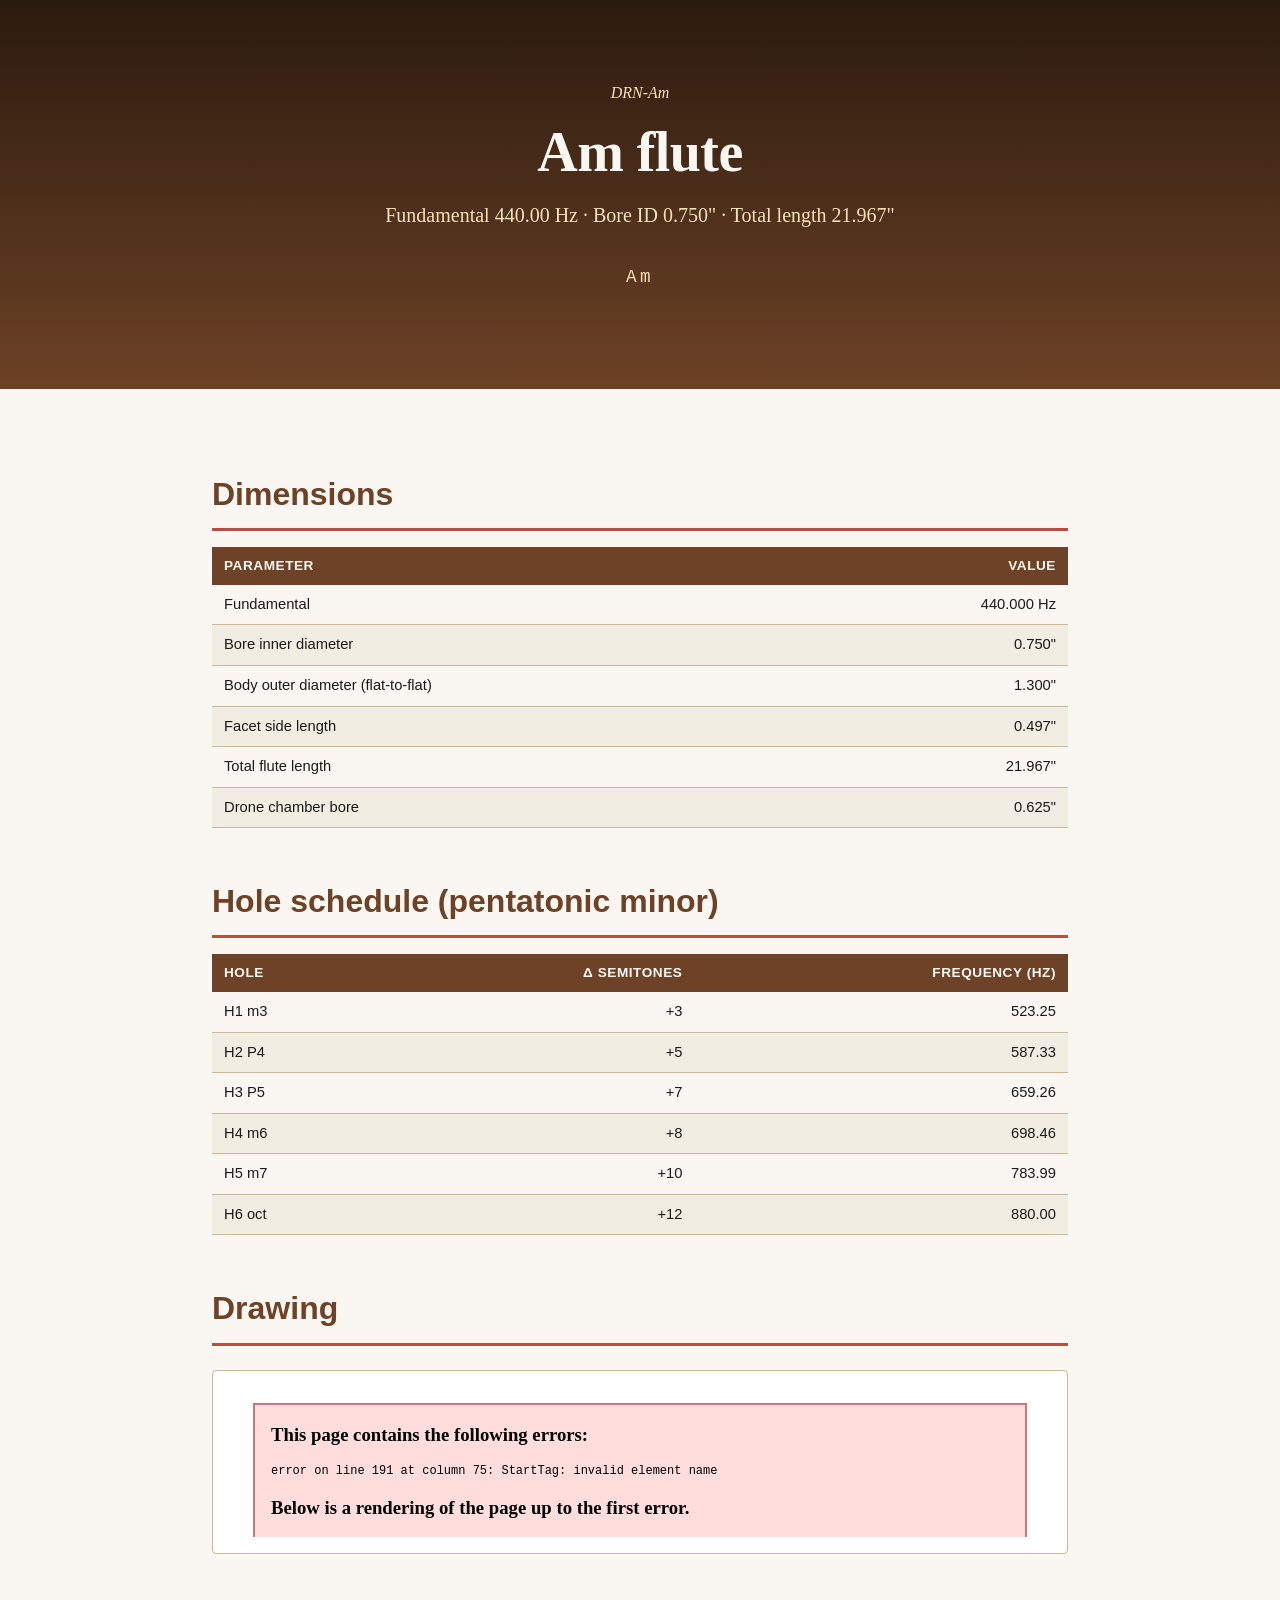
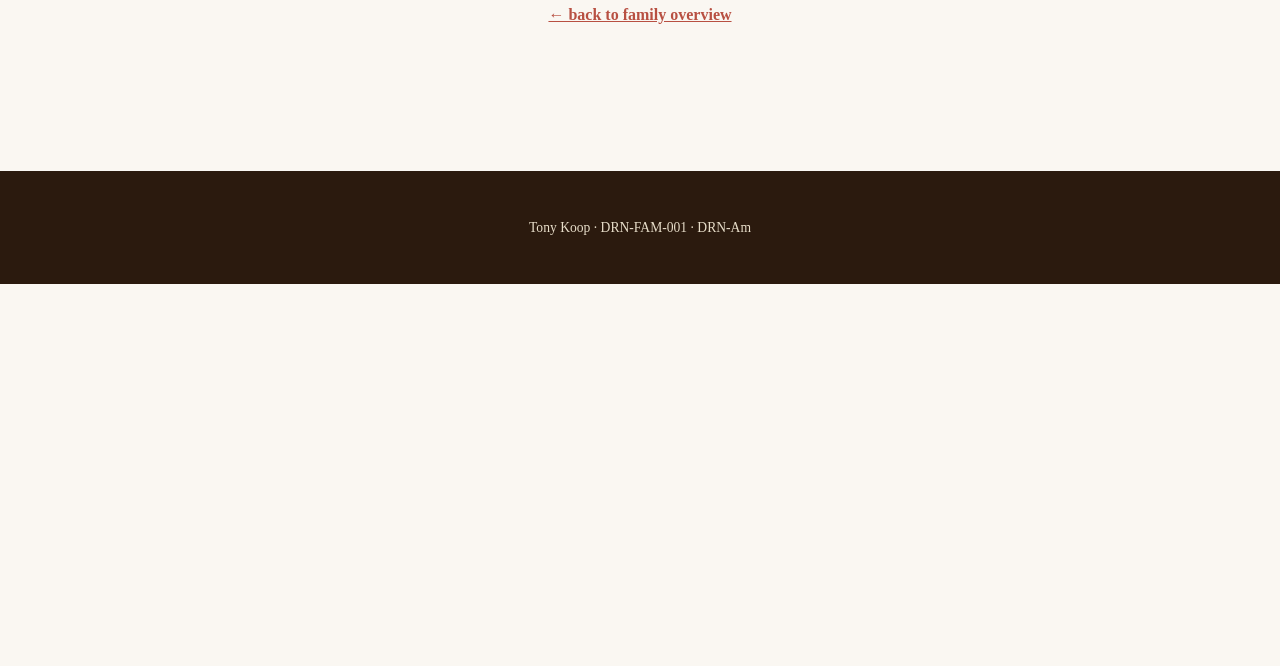
<file: site/family/Am.html>
<!DOCTYPE html>
<html lang="en">
<head>
<meta charset="utf-8">
<meta name="viewport" content="width=device-width, initial-scale=1">
<title>Am flute — DRN-Am · Drone Flute Family</title>
<link rel="stylesheet" href="../assets/style.css">
</head>
<body>
<header class="hero">
  <p class="accent">DRN-Am</p>
  <h1>Am flute</h1>
  <p class="lead">Fundamental 440.00 Hz · Bore ID 0.750" · Total length 21.967"</p>
  <p class="keys">Am</p>
</header>
<main>
<section>
  <h2>Dimensions</h2>
  <table>
    <thead><tr><th>Parameter</th><th class="num">Value</th></tr></thead>
    <tbody>
      <tr><td>Fundamental</td><td class="num">440.000 Hz</td></tr>
      <tr><td>Bore inner diameter</td><td class="num">0.750"</td></tr>
      <tr><td>Body outer diameter (flat-to-flat)</td><td class="num">1.300"</td></tr>
      <tr><td>Facet side length</td><td class="num">0.497"</td></tr>
      <tr><td>Total flute length</td><td class="num">21.967"</td></tr>
      <tr><td>Drone chamber bore</td><td class="num">0.625"</td></tr>
    </tbody>
  </table>
</section>

<section>
  <h2>Hole schedule (pentatonic minor)</h2>
  <table>
    <thead><tr><th>Hole</th><th class="num">Δ semitones</th><th class="num">Frequency (Hz)</th></tr></thead>
    <tbody>
      <tr><td>H1 m3</td><td class="num">+3</td><td class="num">523.25</td></tr>
      <tr><td>H2 P4</td><td class="num">+5</td><td class="num">587.33</td></tr>
      <tr><td>H3 P5</td><td class="num">+7</td><td class="num">659.26</td></tr>
      <tr><td>H4 m6</td><td class="num">+8</td><td class="num">698.46</td></tr>
      <tr><td>H5 m7</td><td class="num">+10</td><td class="num">783.99</td></tr>
      <tr><td>H6 oct</td><td class="num">+12</td><td class="num">880.00</td></tr>
    </tbody>
  </table>
</section>

<section>
  <h2>Drawing</h2>
  <div class="drawing-frame">
    <object type="image/svg+xml" data="../assets/drawings/Am.svg">Am drawing</object>
  </div>
</section>

<section>
  <p style="text-align: center;"><a href="../index.html" style="color: var(--accent); font-weight: 600;">← back to family overview</a></p>
</section>
</main>
<footer>
  <p>Tony Koop · DRN-FAM-001 · DRN-Am</p>
</footer>
</body>
</html>
</file>
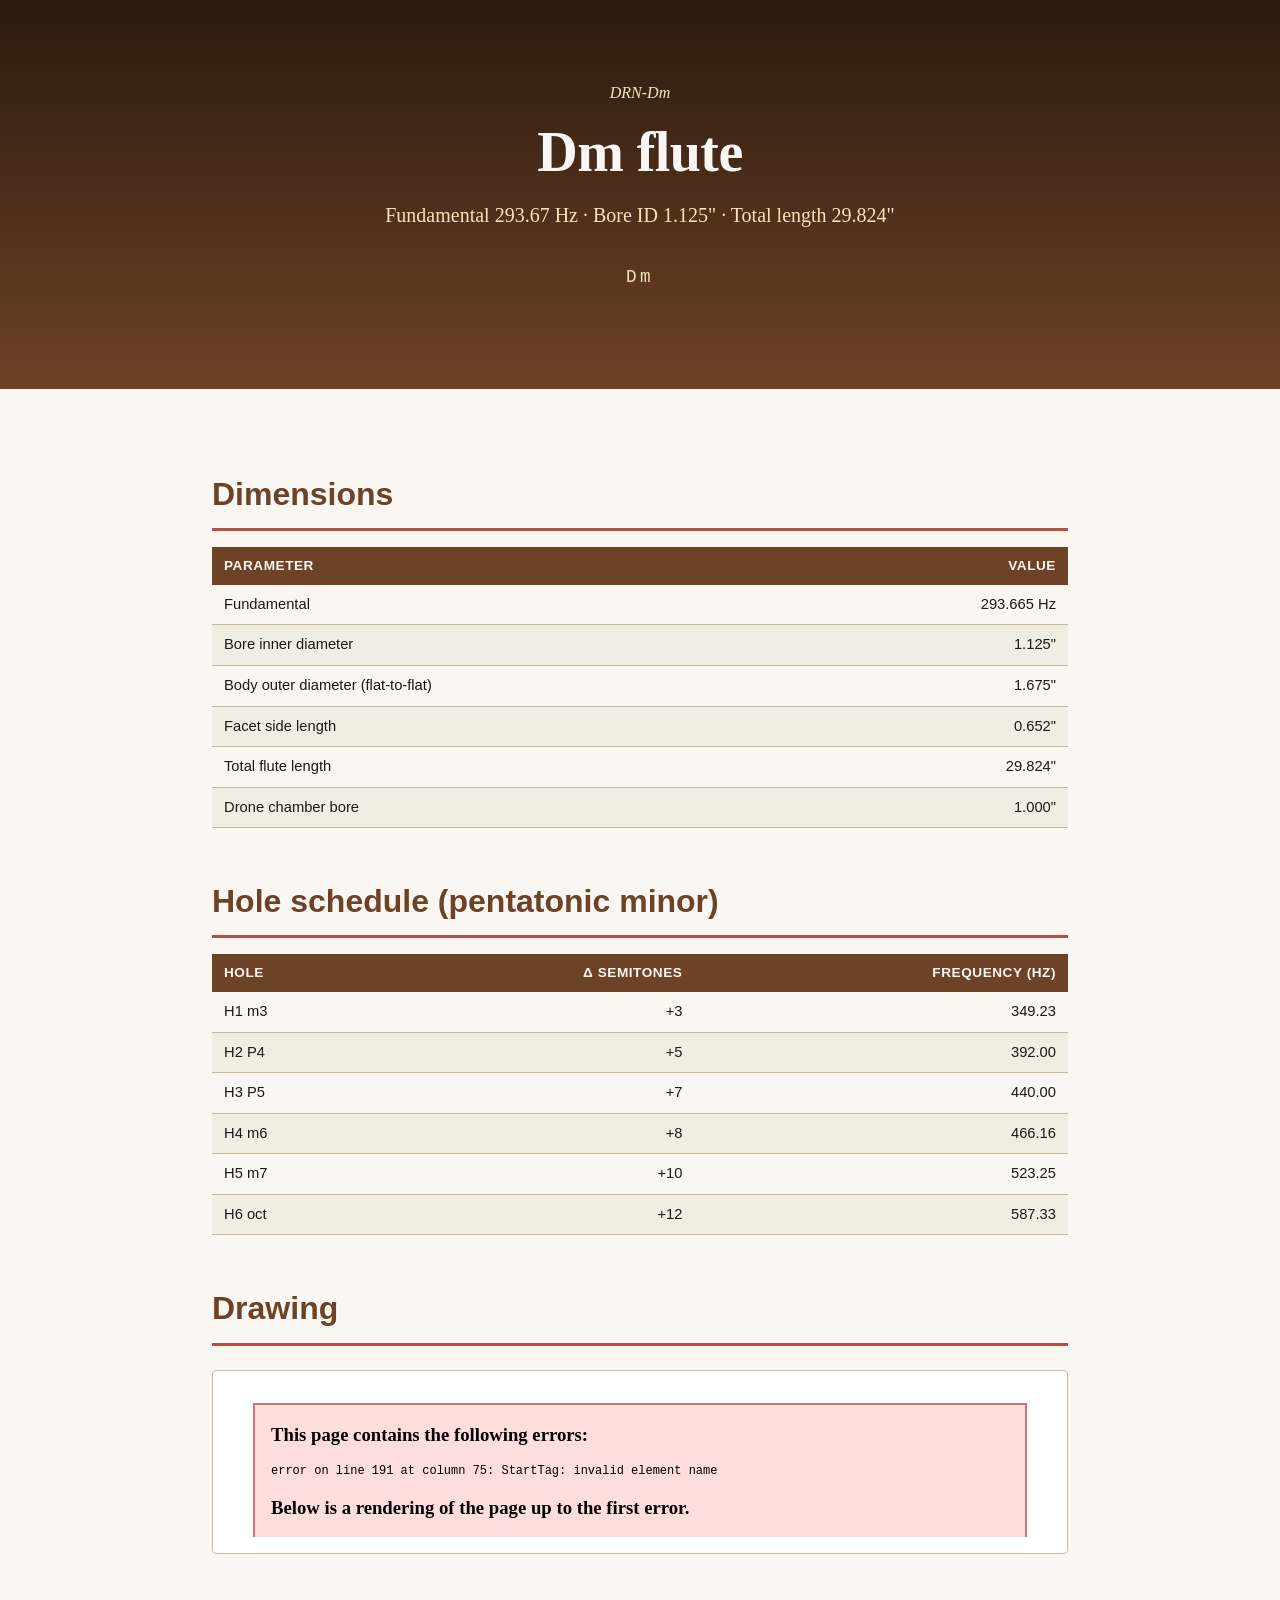
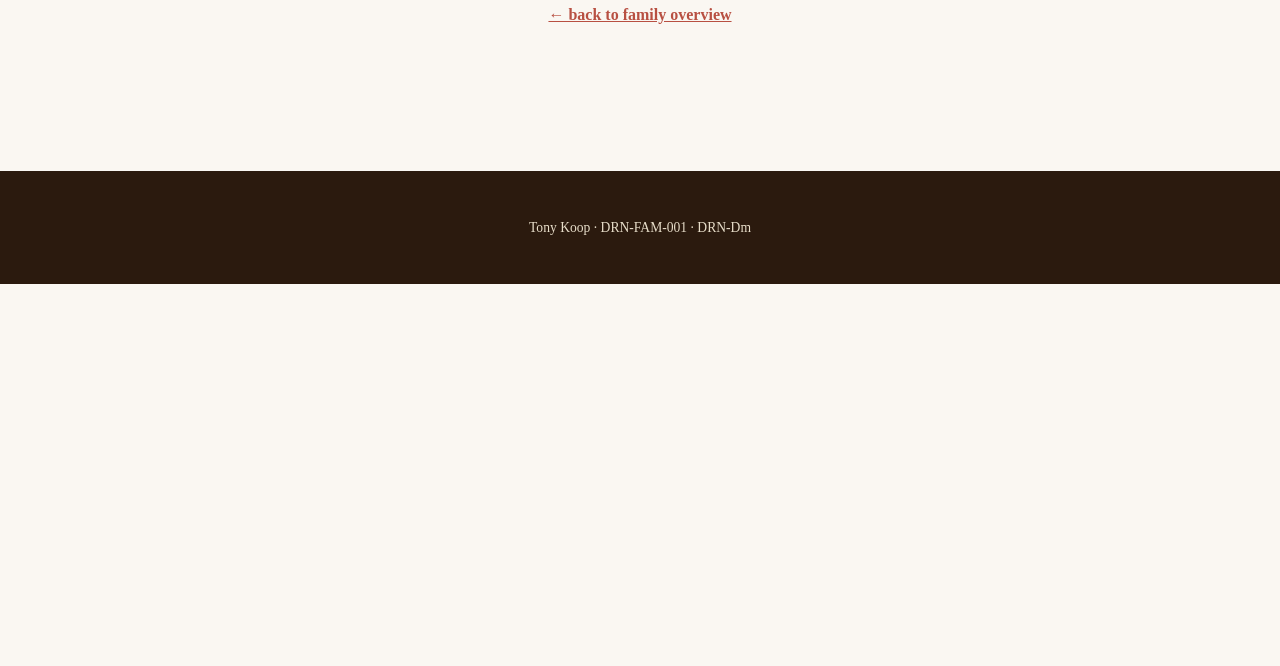
<file: site/family/Dm.html>
<!DOCTYPE html>
<html lang="en">
<head>
<meta charset="utf-8">
<meta name="viewport" content="width=device-width, initial-scale=1">
<title>Dm flute — DRN-Dm · Drone Flute Family</title>
<link rel="stylesheet" href="../assets/style.css">
</head>
<body>
<header class="hero">
  <p class="accent">DRN-Dm</p>
  <h1>Dm flute</h1>
  <p class="lead">Fundamental 293.67 Hz · Bore ID 1.125" · Total length 29.824"</p>
  <p class="keys">Dm</p>
</header>
<main>
<section>
  <h2>Dimensions</h2>
  <table>
    <thead><tr><th>Parameter</th><th class="num">Value</th></tr></thead>
    <tbody>
      <tr><td>Fundamental</td><td class="num">293.665 Hz</td></tr>
      <tr><td>Bore inner diameter</td><td class="num">1.125"</td></tr>
      <tr><td>Body outer diameter (flat-to-flat)</td><td class="num">1.675"</td></tr>
      <tr><td>Facet side length</td><td class="num">0.652"</td></tr>
      <tr><td>Total flute length</td><td class="num">29.824"</td></tr>
      <tr><td>Drone chamber bore</td><td class="num">1.000"</td></tr>
    </tbody>
  </table>
</section>

<section>
  <h2>Hole schedule (pentatonic minor)</h2>
  <table>
    <thead><tr><th>Hole</th><th class="num">Δ semitones</th><th class="num">Frequency (Hz)</th></tr></thead>
    <tbody>
      <tr><td>H1 m3</td><td class="num">+3</td><td class="num">349.23</td></tr>
      <tr><td>H2 P4</td><td class="num">+5</td><td class="num">392.00</td></tr>
      <tr><td>H3 P5</td><td class="num">+7</td><td class="num">440.00</td></tr>
      <tr><td>H4 m6</td><td class="num">+8</td><td class="num">466.16</td></tr>
      <tr><td>H5 m7</td><td class="num">+10</td><td class="num">523.25</td></tr>
      <tr><td>H6 oct</td><td class="num">+12</td><td class="num">587.33</td></tr>
    </tbody>
  </table>
</section>

<section>
  <h2>Drawing</h2>
  <div class="drawing-frame">
    <object type="image/svg+xml" data="../assets/drawings/Dm.svg">Dm drawing</object>
  </div>
</section>

<section>
  <p style="text-align: center;"><a href="../index.html" style="color: var(--accent); font-weight: 600;">← back to family overview</a></p>
</section>
</main>
<footer>
  <p>Tony Koop · DRN-FAM-001 · DRN-Dm</p>
</footer>
</body>
</html>
</file>
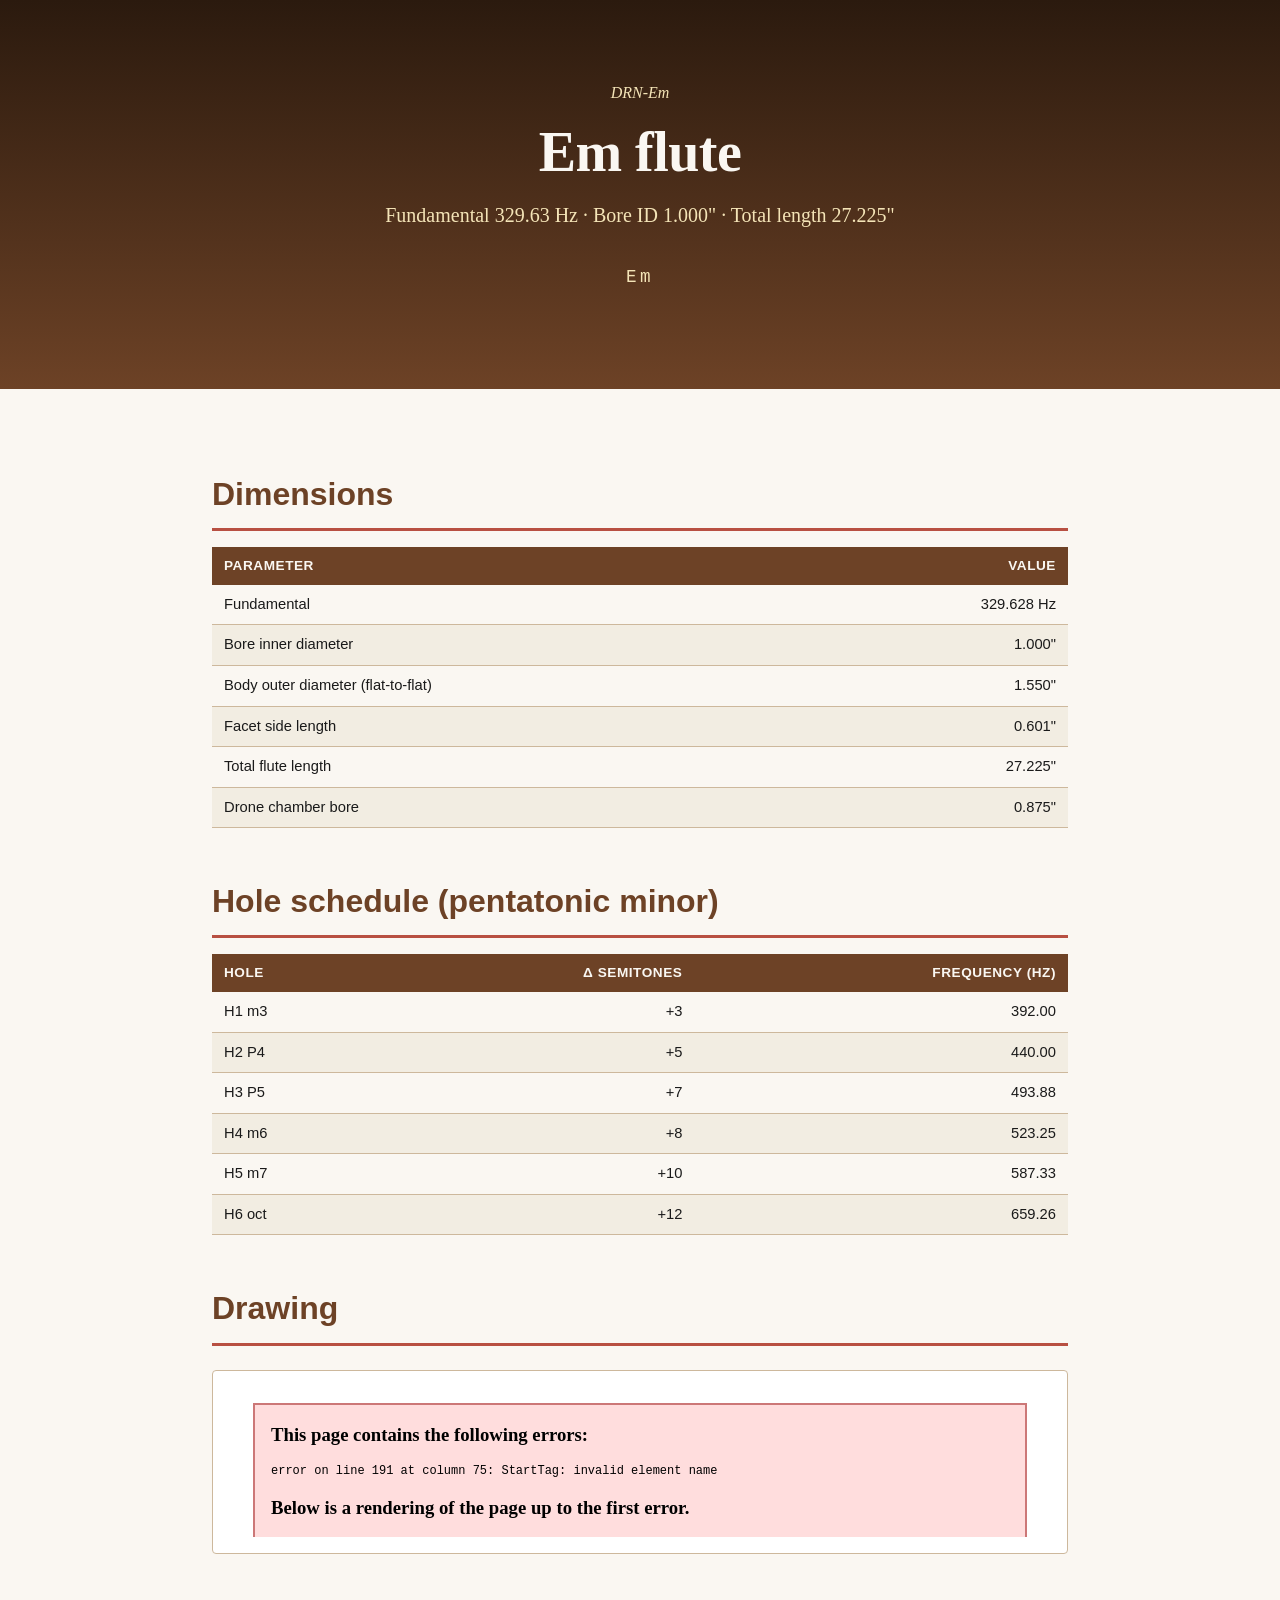
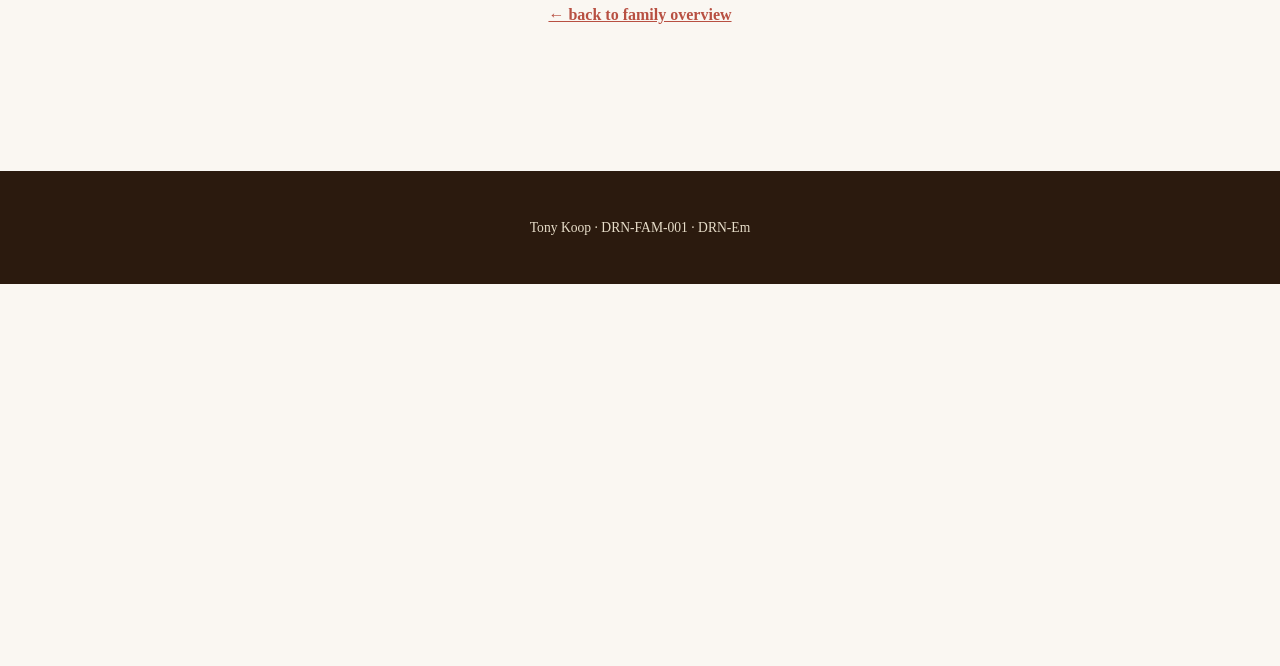
<file: site/family/Em.html>
<!DOCTYPE html>
<html lang="en">
<head>
<meta charset="utf-8">
<meta name="viewport" content="width=device-width, initial-scale=1">
<title>Em flute — DRN-Em · Drone Flute Family</title>
<link rel="stylesheet" href="../assets/style.css">
</head>
<body>
<header class="hero">
  <p class="accent">DRN-Em</p>
  <h1>Em flute</h1>
  <p class="lead">Fundamental 329.63 Hz · Bore ID 1.000" · Total length 27.225"</p>
  <p class="keys">Em</p>
</header>
<main>
<section>
  <h2>Dimensions</h2>
  <table>
    <thead><tr><th>Parameter</th><th class="num">Value</th></tr></thead>
    <tbody>
      <tr><td>Fundamental</td><td class="num">329.628 Hz</td></tr>
      <tr><td>Bore inner diameter</td><td class="num">1.000"</td></tr>
      <tr><td>Body outer diameter (flat-to-flat)</td><td class="num">1.550"</td></tr>
      <tr><td>Facet side length</td><td class="num">0.601"</td></tr>
      <tr><td>Total flute length</td><td class="num">27.225"</td></tr>
      <tr><td>Drone chamber bore</td><td class="num">0.875"</td></tr>
    </tbody>
  </table>
</section>

<section>
  <h2>Hole schedule (pentatonic minor)</h2>
  <table>
    <thead><tr><th>Hole</th><th class="num">Δ semitones</th><th class="num">Frequency (Hz)</th></tr></thead>
    <tbody>
      <tr><td>H1 m3</td><td class="num">+3</td><td class="num">392.00</td></tr>
      <tr><td>H2 P4</td><td class="num">+5</td><td class="num">440.00</td></tr>
      <tr><td>H3 P5</td><td class="num">+7</td><td class="num">493.88</td></tr>
      <tr><td>H4 m6</td><td class="num">+8</td><td class="num">523.25</td></tr>
      <tr><td>H5 m7</td><td class="num">+10</td><td class="num">587.33</td></tr>
      <tr><td>H6 oct</td><td class="num">+12</td><td class="num">659.26</td></tr>
    </tbody>
  </table>
</section>

<section>
  <h2>Drawing</h2>
  <div class="drawing-frame">
    <object type="image/svg+xml" data="../assets/drawings/Em.svg">Em drawing</object>
  </div>
</section>

<section>
  <p style="text-align: center;"><a href="../index.html" style="color: var(--accent); font-weight: 600;">← back to family overview</a></p>
</section>
</main>
<footer>
  <p>Tony Koop · DRN-FAM-001 · DRN-Em</p>
</footer>
</body>
</html>
</file>
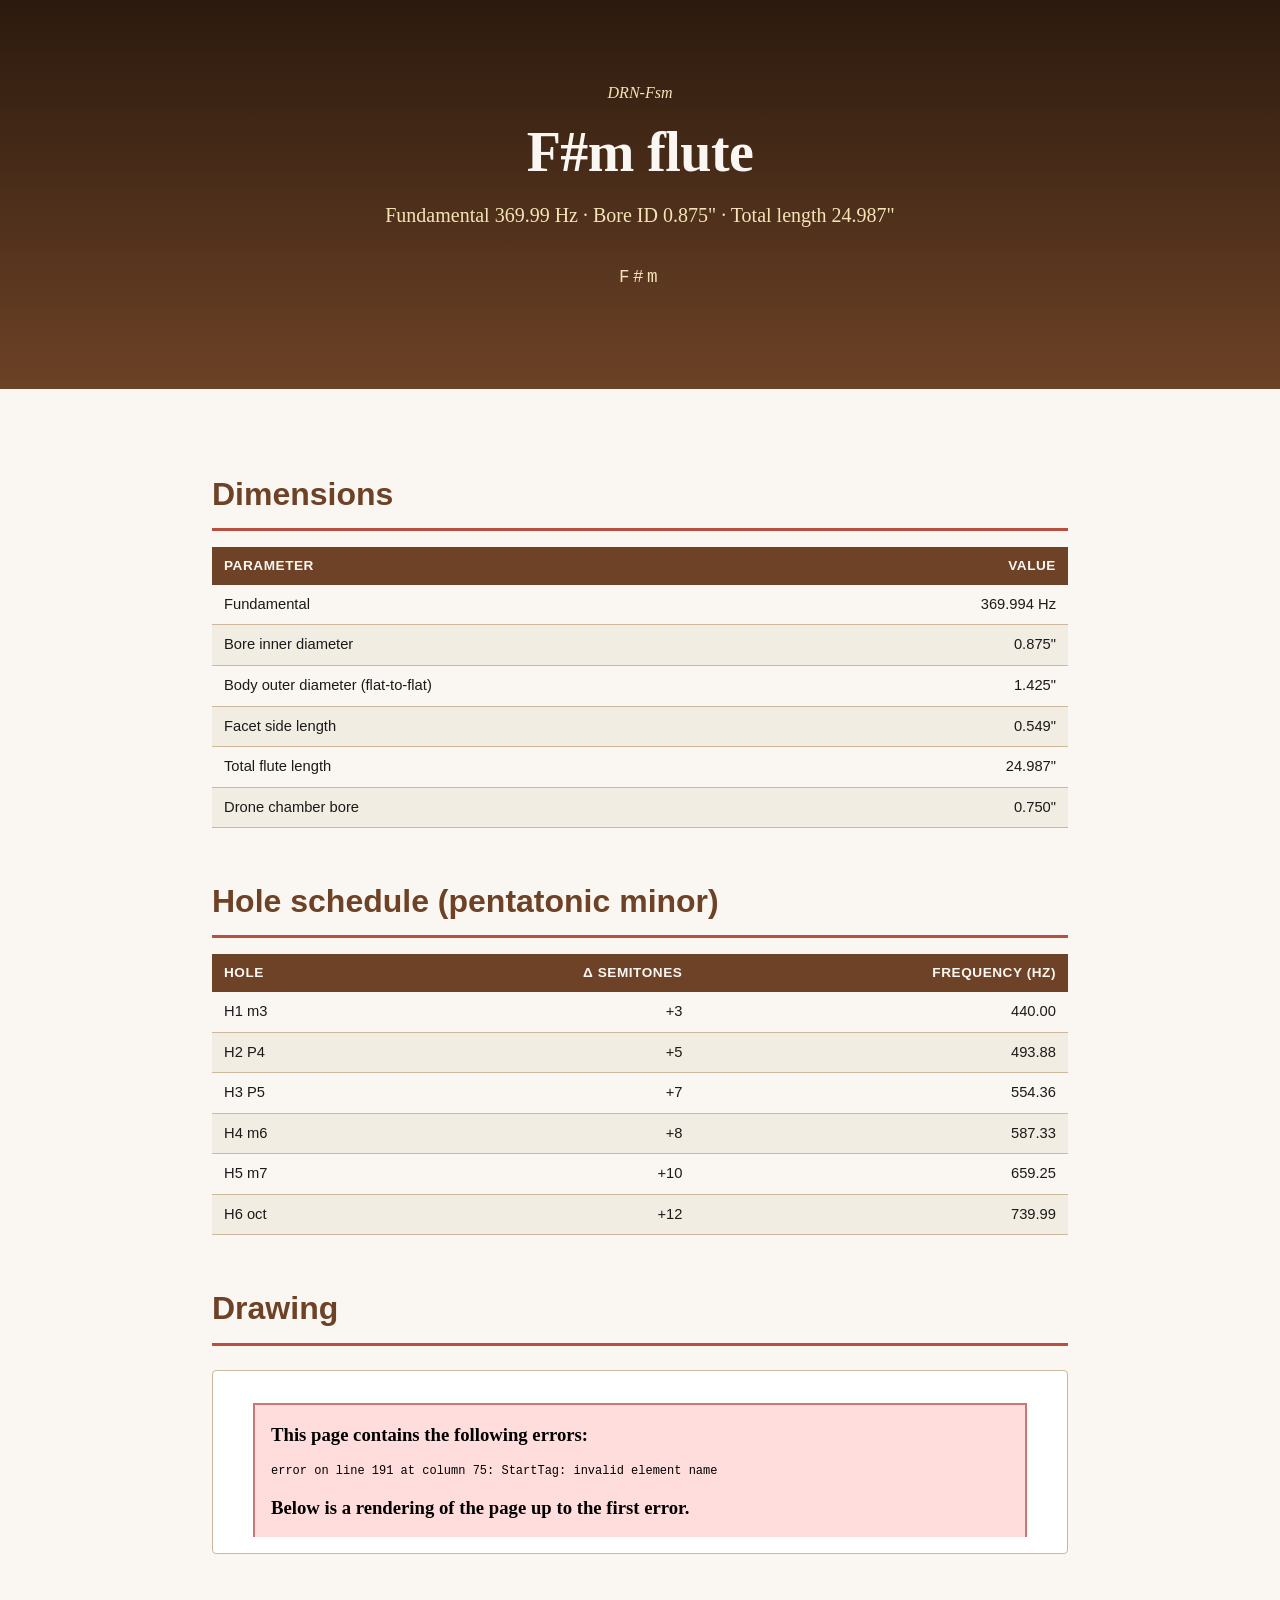
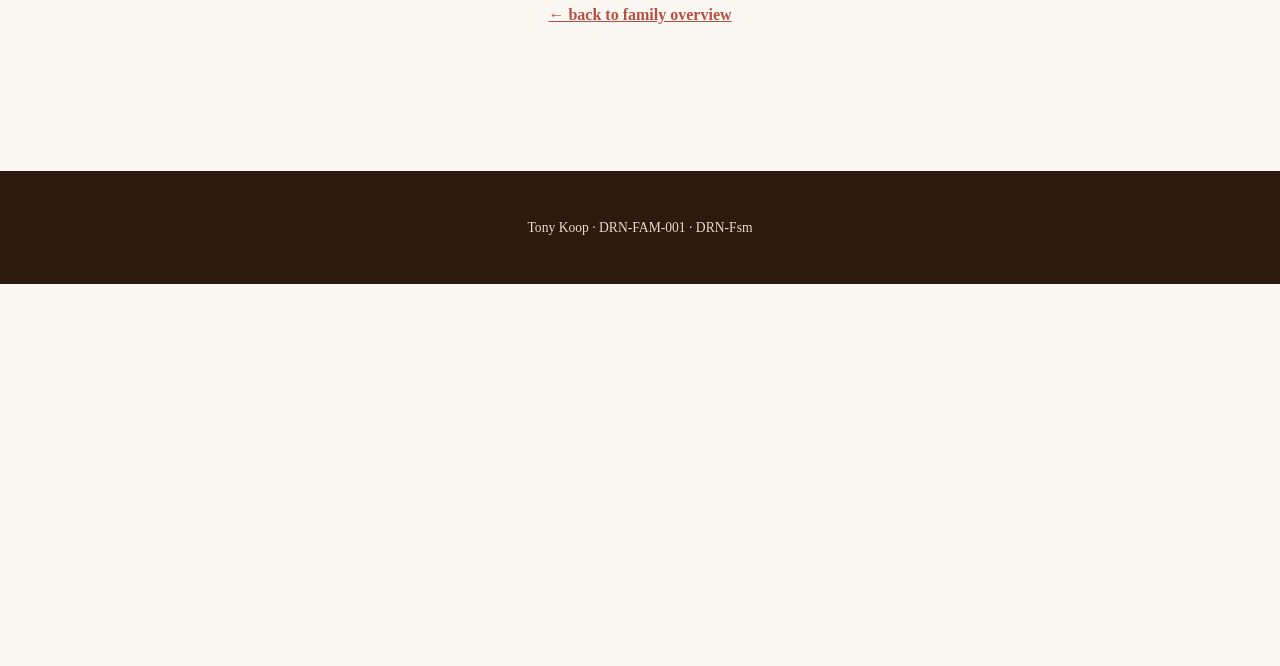
<file: site/family/Fsm.html>
<!DOCTYPE html>
<html lang="en">
<head>
<meta charset="utf-8">
<meta name="viewport" content="width=device-width, initial-scale=1">
<title>F#m flute — DRN-Fsm · Drone Flute Family</title>
<link rel="stylesheet" href="../assets/style.css">
</head>
<body>
<header class="hero">
  <p class="accent">DRN-Fsm</p>
  <h1>F#m flute</h1>
  <p class="lead">Fundamental 369.99 Hz · Bore ID 0.875" · Total length 24.987"</p>
  <p class="keys">F#m</p>
</header>
<main>
<section>
  <h2>Dimensions</h2>
  <table>
    <thead><tr><th>Parameter</th><th class="num">Value</th></tr></thead>
    <tbody>
      <tr><td>Fundamental</td><td class="num">369.994 Hz</td></tr>
      <tr><td>Bore inner diameter</td><td class="num">0.875"</td></tr>
      <tr><td>Body outer diameter (flat-to-flat)</td><td class="num">1.425"</td></tr>
      <tr><td>Facet side length</td><td class="num">0.549"</td></tr>
      <tr><td>Total flute length</td><td class="num">24.987"</td></tr>
      <tr><td>Drone chamber bore</td><td class="num">0.750"</td></tr>
    </tbody>
  </table>
</section>

<section>
  <h2>Hole schedule (pentatonic minor)</h2>
  <table>
    <thead><tr><th>Hole</th><th class="num">Δ semitones</th><th class="num">Frequency (Hz)</th></tr></thead>
    <tbody>
      <tr><td>H1 m3</td><td class="num">+3</td><td class="num">440.00</td></tr>
      <tr><td>H2 P4</td><td class="num">+5</td><td class="num">493.88</td></tr>
      <tr><td>H3 P5</td><td class="num">+7</td><td class="num">554.36</td></tr>
      <tr><td>H4 m6</td><td class="num">+8</td><td class="num">587.33</td></tr>
      <tr><td>H5 m7</td><td class="num">+10</td><td class="num">659.25</td></tr>
      <tr><td>H6 oct</td><td class="num">+12</td><td class="num">739.99</td></tr>
    </tbody>
  </table>
</section>

<section>
  <h2>Drawing</h2>
  <div class="drawing-frame">
    <object type="image/svg+xml" data="../assets/drawings/Fsm.svg">F#m drawing</object>
  </div>
</section>

<section>
  <p style="text-align: center;"><a href="../index.html" style="color: var(--accent); font-weight: 600;">← back to family overview</a></p>
</section>
</main>
<footer>
  <p>Tony Koop · DRN-FAM-001 · DRN-Fsm</p>
</footer>
</body>
</html>
</file>
<file: site/assets/style.css>
:root {
  --primary: #6D4226;
  --primary-light: #8a5a3a;
  --secondary: #E7DDC9;
  --accent: #B85042;
  --text-dark: #1a1a1a;
  --text-muted: #595959;
  --bg: #FAF7F2;
  --bg-dark: #2B1A0E;
  --maple: #F4E4B7;
  --rule: #cdb89c;
}

* { box-sizing: border-box; }

html { scroll-behavior: smooth; }

body {
  margin: 0;
  font-family: Charter, "Iowan Old Style", "Source Serif Pro", Georgia, serif;
  font-size: 16px;
  line-height: 1.6;
  color: var(--text-dark);
  background: var(--bg);
}

.hero {
  background: linear-gradient(180deg, var(--bg-dark), var(--primary));
  color: var(--bg);
  padding: 4rem 1rem 5rem;
  text-align: center;
}
.hero .accent { color: var(--maple); font-style: italic; }
.hero h1 {
  font-family: Georgia, "Iowan Old Style", serif;
  font-size: clamp(2rem, 6vw, 3.5rem);
  margin: 0.5rem 0;
  line-height: 1.1;
  letter-spacing: -0.01em;
}
.hero .lead {
  font-size: clamp(1.05rem, 2vw, 1.25rem);
  max-width: 38rem;
  margin: 1rem auto;
  color: var(--maple);
}
.hero .keys {
  font-family: "Source Code Pro", Consolas, monospace;
  font-size: 1.1rem;
  letter-spacing: 0.2em;
  color: var(--maple);
  margin-top: 2rem;
}
.hero .meta {
  margin-top: 2.5rem;
  color: var(--secondary);
  font-size: 0.9rem;
  font-style: italic;
}

main {
  max-width: 56rem;
  margin: 0 auto;
  padding: 2rem 1.25rem;
}

section { margin: 3rem 0; }
section h2 {
  font-family: "Inter", -apple-system, BlinkMacSystemFont, "Segoe UI", sans-serif;
  font-size: 2rem;
  color: var(--primary);
  border-bottom: 3px solid var(--accent);
  padding-bottom: 0.5rem;
  margin-bottom: 1rem;
}
section h3 {
  font-family: "Inter", -apple-system, BlinkMacSystemFont, sans-serif;
  font-size: 1.3rem;
  color: var(--primary);
  margin-top: 2rem;
}

.lead-text {
  font-size: 1.1rem;
  color: var(--text-dark);
  line-height: 1.7;
}

.callout {
  background: var(--secondary);
  border-left: 4px solid var(--accent);
  padding: 1rem 1.25rem;
  margin: 1.5rem 0;
  border-radius: 0 4px 4px 0;
}
.callout .label {
  font-family: "Inter", sans-serif;
  font-size: 0.75rem;
  font-weight: 700;
  color: var(--accent);
  letter-spacing: 0.1em;
  text-transform: uppercase;
}

.family-grid {
  display: grid;
  grid-template-columns: repeat(auto-fit, minmax(220px, 1fr));
  gap: 1rem;
  margin: 1.5rem 0;
}
.family-card {
  background: var(--bg);
  border: 1px solid var(--rule);
  border-radius: 6px;
  padding: 1.25rem;
  text-align: center;
}
.family-card .key {
  font-family: Georgia, serif;
  font-size: 2.5rem;
  font-weight: bold;
  color: var(--accent);
  margin: 0;
}
.family-card .freq {
  font-family: "Source Code Pro", monospace;
  color: var(--text-muted);
  font-size: 0.95rem;
}
.family-card .dim {
  font-family: "Inter", sans-serif;
  font-size: 0.85rem;
  color: var(--text-muted);
  margin-top: 0.5rem;
}
.family-card a {
  display: inline-block;
  margin-top: 0.75rem;
  color: var(--primary);
  text-decoration: none;
  font-weight: 600;
}
.family-card a:hover { color: var(--accent); }

table {
  width: 100%;
  border-collapse: collapse;
  margin: 1rem 0;
  font-family: "Inter", sans-serif;
  font-size: 0.92rem;
}
thead {
  background: var(--primary);
  color: var(--bg);
}
th {
  text-align: left;
  padding: 0.5rem 0.75rem;
  font-weight: 600;
  font-size: 0.85rem;
  letter-spacing: 0.04em;
  text-transform: uppercase;
}
td {
  padding: 0.5rem 0.75rem;
  border-bottom: 1px solid var(--rule);
}
tbody tr:nth-child(even) { background: rgba(231, 221, 201, 0.4); }
.num { text-align: right; font-variant-numeric: tabular-nums; }

.drawing-frame {
  background: white;
  border: 1px solid var(--rule);
  border-radius: 4px;
  padding: 1rem;
  margin: 1.5rem 0;
}
.drawing-frame img,
.drawing-frame svg,
.drawing-frame object {
  width: 100%;
  height: auto;
  display: block;
}

.build-steps { counter-reset: step; }
.build-steps .step {
  counter-increment: step;
  position: relative;
  padding-left: 4rem;
  margin-bottom: 1.5rem;
}
.build-steps .step::before {
  content: counter(step);
  position: absolute;
  left: 0;
  top: 0;
  width: 2.5rem;
  height: 2.5rem;
  border-radius: 50%;
  background: var(--accent);
  color: var(--bg);
  font-family: Georgia, serif;
  font-size: 1.2rem;
  font-weight: bold;
  display: flex;
  align-items: center;
  justify-content: center;
}
.build-steps .step h4 {
  font-family: "Inter", sans-serif;
  margin: 0 0 0.4rem;
  color: var(--primary);
  font-size: 1.05rem;
}
.build-steps .step p {
  margin: 0;
  color: var(--text-dark);
}

.risk-grid {
  display: grid;
  grid-template-columns: repeat(auto-fit, minmax(280px, 1fr));
  gap: 0.85rem;
}
.risk-card {
  background: var(--bg);
  border: 1px solid var(--rule);
  border-left: 4px solid var(--accent);
  padding: 0.85rem 1rem;
  border-radius: 0 4px 4px 0;
}
.risk-card.high { border-left-color: #c0392b; }
.risk-card.med  { border-left-color: var(--accent); }
.risk-card.low  { border-left-color: #5a8d4a; }
.risk-card .id {
  font-family: "Source Code Pro", monospace;
  background: var(--primary);
  color: var(--bg);
  padding: 0.1rem 0.4rem;
  border-radius: 3px;
  font-size: 0.75rem;
  margin-right: 0.5rem;
}
.risk-card .title {
  font-family: "Inter", sans-serif;
  font-weight: 600;
  color: var(--text-dark);
}
.risk-card .test {
  font-size: 0.85rem;
  color: var(--text-muted);
  margin-top: 0.3rem;
}

.resources {
  display: grid;
  grid-template-columns: repeat(auto-fit, minmax(220px, 1fr));
  gap: 1rem;
  margin: 1.5rem 0;
}
.resource {
  background: var(--bg-dark);
  color: var(--bg);
  padding: 1rem 1.25rem;
  border-radius: 4px;
  text-decoration: none;
  transition: background 0.15s;
}
.resource:hover { background: var(--primary); }
.resource .label {
  display: block;
  font-family: "Inter", sans-serif;
  font-size: 0.75rem;
  text-transform: uppercase;
  letter-spacing: 0.1em;
  color: var(--maple);
  margin-bottom: 0.3rem;
}
.resource .value {
  font-family: "Source Code Pro", monospace;
  font-size: 0.95rem;
}

footer {
  background: var(--bg-dark);
  color: var(--secondary);
  padding: 2rem 1rem;
  text-align: center;
  margin-top: 4rem;
  font-size: 0.85rem;
}
footer a { color: var(--maple); text-decoration: none; }
footer a:hover { text-decoration: underline; }

/* responsive tweaks */
@media (max-width: 600px) {
  .hero { padding: 3rem 1rem 4rem; }
  body { font-size: 15px; }
  table { font-size: 0.85rem; }
  th, td { padding: 0.4rem 0.5rem; }
}
</file>
